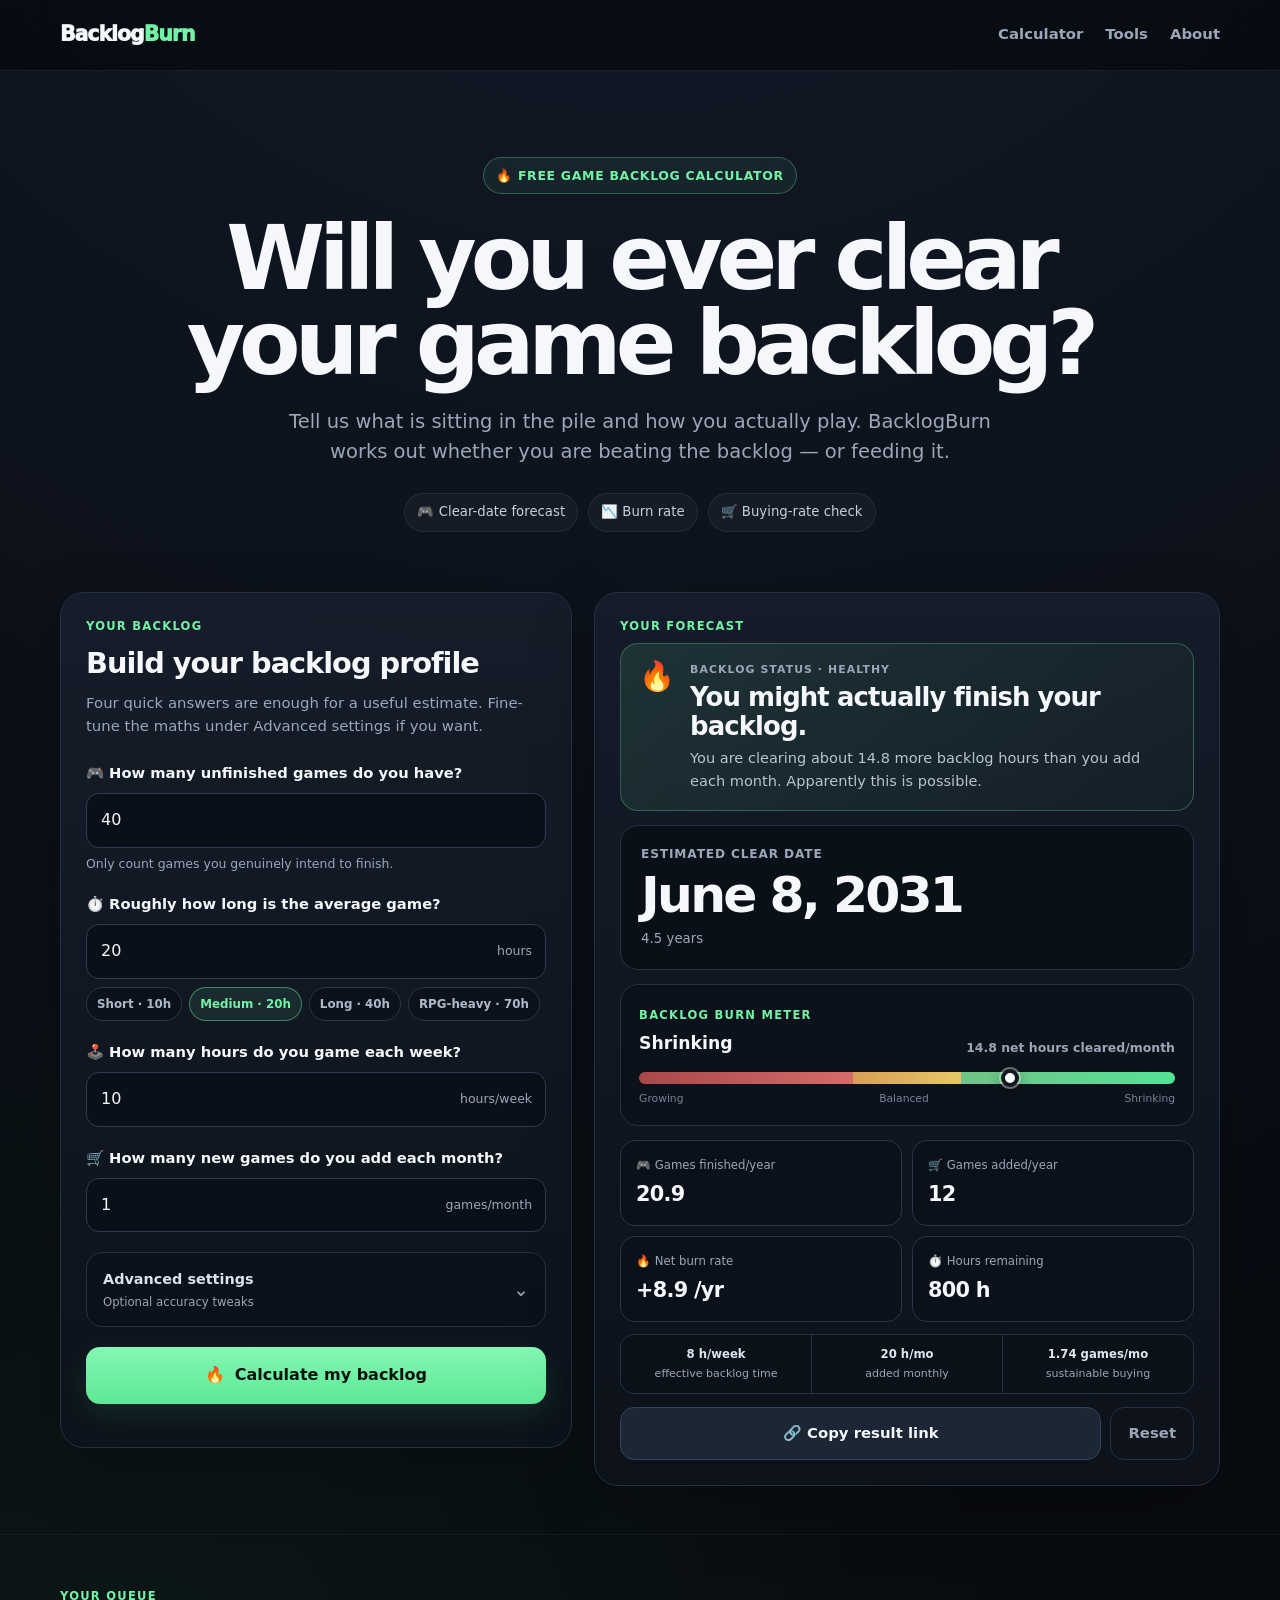
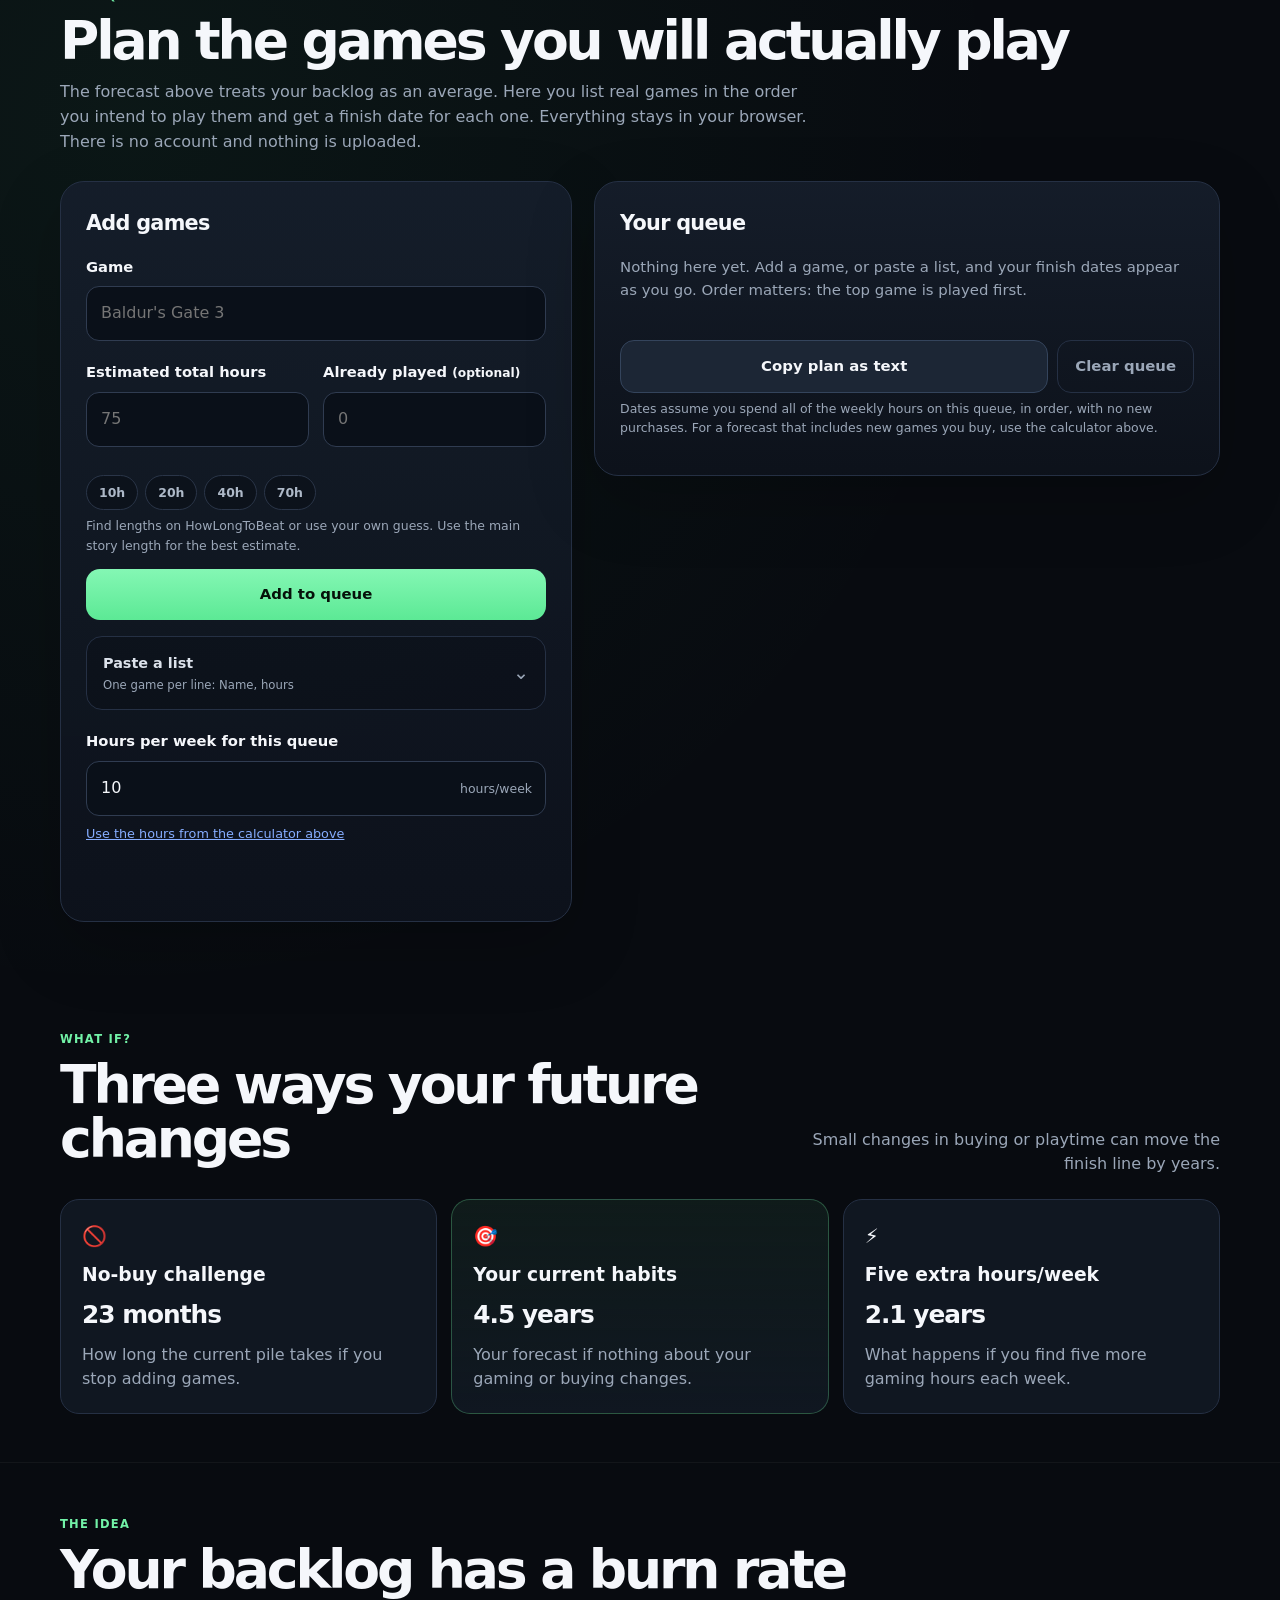
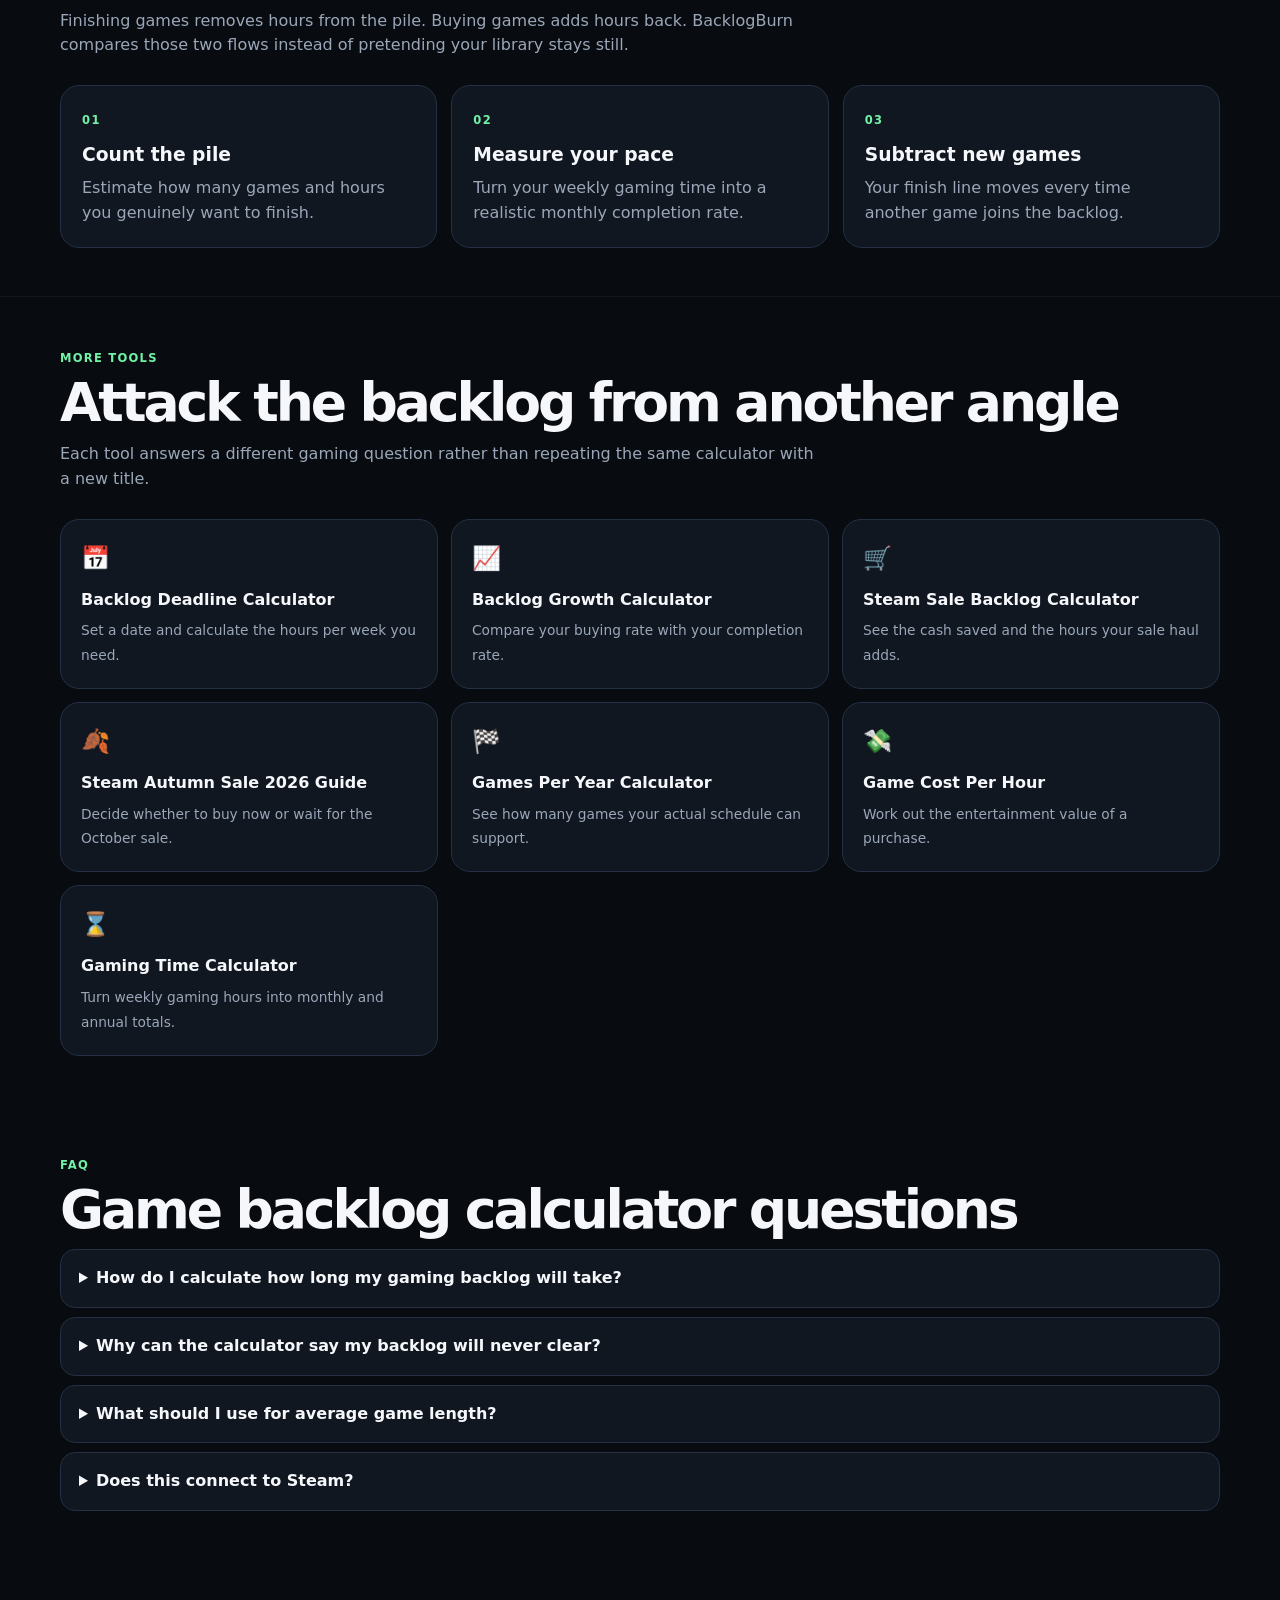
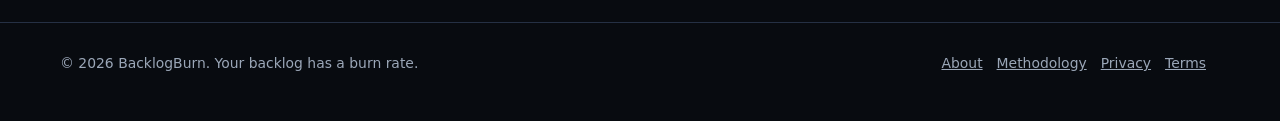
<file: index.html>
<!doctype html>
<html lang="en">
<head>
<meta charset="utf-8">
<meta name="viewport" content="width=device-width,initial-scale=1">
<title>BacklogBurn — Game Backlog Calculator</title>
<meta name="description" content="Calculate how long your video game backlog will take, whether it is growing or shrinking, how many games you can finish per year, and the buying rate your schedule can sustain.">
<link rel="canonical" href="https://backlogburn.com/">
<link rel="icon" href="/favicon.svg" type="image/svg+xml">
<link rel="shortcut icon" href="/favicon.ico">
<meta property="og:title" content="Game Backlog Calculator | BacklogBurn">
<meta property="og:description" content="Find your backlog clear date — or discover why your backlog is mathematically immortal.">
<meta property="og:type" content="website">
<meta property="og:url" content="https://backlogburn.com/">
<link rel="stylesheet" href="assets/style.css">
<script type="application/ld+json">
{"@context":"https://schema.org","@type":"WebApplication","name":"BacklogBurn Game Backlog Calculator","url":"https://backlogburn.com/","applicationCategory":"GameApplication","operatingSystem":"Any","offers":{"@type":"Offer","price":"0","priceCurrency":"USD"}}
</script>
</head>
<body>
<nav>
  <div class="wrap nav">
    <a class="brand" href="/" aria-label="BacklogBurn home">Backlog<span>Burn</span></a>
    <div class="links">
      <a href="#calculator">Calculator</a>
      <a href="#more-tools">Tools</a>
      <a href="/about">About</a>
    </div>
  </div>
</nav>

<main>
<section class="hero hero-v2">
  <div class="wrap">
    <span class="eyebrow">🔥 Free game backlog calculator</span>
    <h1>Will you ever clear your game backlog?</h1>
    <p>Tell us what is sitting in the pile and how you actually play. BacklogBurn works out whether you are beating the backlog — or feeding it.</p>
    <div class="hero-pills" aria-label="Calculator features">
      <span>🎮 Clear-date forecast</span>
      <span>📉 Burn rate</span>
      <span>🛒 Buying-rate check</span>
    </div>
  </div>
</section>

<section class="calculator-section">
  <div class="wrap dashboard-grid">
    <div class="card setup-card" id="calculator">
      <div class="card-kicker">YOUR BACKLOG</div>
      <h2>Build your backlog profile</h2>
      <p class="card-intro">Four quick answers are enough for a useful estimate. Fine-tune the maths under Advanced settings if you want.</p>

      <div class="field">
        <label for="games">🎮 How many unfinished games do you have?</label>
        <input id="games" type="number" min="0" step="1" value="40" inputmode="numeric">
        <span class="help">Only count games you genuinely intend to finish.</span>
      </div>

      <div class="field">
        <label for="avgHours">⏱️ Roughly how long is the average game?</label>
        <div class="input-suffix">
          <input id="avgHours" type="number" min=".1" step=".5" value="20" inputmode="decimal">
          <span>hours</span>
        </div>
        <div class="preset-row" aria-label="Average game length presets">
          <button class="preset" type="button" data-hours="10">Short · 10h</button>
          <button class="preset active" type="button" data-hours="20">Medium · 20h</button>
          <button class="preset" type="button" data-hours="40">Long · 40h</button>
          <button class="preset" type="button" data-hours="70">RPG-heavy · 70h</button>
        </div>
      </div>

      <div class="field">
        <label for="weeklyHours">🕹️ How many hours do you game each week?</label>
        <div class="input-suffix">
          <input id="weeklyHours" type="number" min=".1" step=".5" value="10" inputmode="decimal">
          <span>hours/week</span>
        </div>
      </div>

      <div class="field">
        <label for="newGames">🛒 How many new games do you add each month?</label>
        <div class="input-suffix">
          <input id="newGames" type="number" min="0" step=".1" value="1" inputmode="decimal">
          <span>games/month</span>
        </div>
      </div>

      <details class="advanced" id="advancedSettings">
        <summary>
          <span><b>Advanced settings</b><small>Optional accuracy tweaks</small></span>
          <span class="chevron">⌄</span>
        </summary>
        <div class="advanced-body">
          <div class="field">
            <div class="label-line">
              <label for="focus">How much of your gaming time goes toward unfinished games?</label>
              <output id="focusValue" for="focus">80%</output>
            </div>
            <input id="focus" class="range" type="range" min="0" max="100" step="5" value="80">
            <div class="range-labels"><span>Mostly multiplayer/replays</span><span>Mostly backlog</span></div>
          </div>

          <div class="field">
            <label for="progress">Average progress already completed</label>
            <div class="input-suffix">
              <input id="progress" type="number" min="0" max="99" step="1" value="0" inputmode="numeric">
              <span>%</span>
            </div>
            <span class="help">Leave at 0 if most games are unstarted.</span>
          </div>

          <div class="field">
            <label for="newAvg">Average length of the new games you buy</label>
            <div class="input-suffix">
              <input id="newAvg" type="number" min=".1" step=".5" value="20" inputmode="decimal">
              <span>hours</span>
            </div>
            <span class="help">This follows your average game length until you change it manually.</span>
          </div>
        </div>
      </details>

      <button id="calculateBtn" class="primary calculate-btn" type="button"><span>🔥</span> Calculate my backlog</button>
      <p id="dirtyNote" class="dirty-note" aria-live="polite"></p>
    </div>

    <div class="card forecast-card" id="forecast" aria-live="polite">
      <div class="card-kicker">YOUR FORECAST</div>
      <div id="status" class="result-hero">
        <span id="statusIcon" class="result-icon">🔥</span>
        <div>
          <div id="statusEyebrow" class="result-eyebrow">BACKLOG STATUS</div>
          <h2 id="statusTitle">Your backlog is shrinking.</h2>
          <p id="statusCopy">You are finishing games faster than you add them.</p>
        </div>
      </div>

      <div class="clear-date-card">
        <span>Estimated clear date</span>
        <strong id="rDate">—</strong>
        <small id="rClear">—</small>
      </div>

      <div class="burn-meter">
        <div class="burn-meter-head">
          <div><span class="metric-label">BACKLOG BURN METER</span><strong id="burnLabel">Shrinking</strong></div>
          <span id="burnDelta" class="burn-delta">—</span>
        </div>
        <div class="meter-track" aria-hidden="true">
          <span class="meter-zone zone-bad"></span><span class="meter-zone zone-warn"></span><span class="meter-zone zone-good"></span>
          <i id="burnMarker" class="meter-marker"></i>
        </div>
        <div class="meter-labels"><span>Growing</span><span>Balanced</span><span>Shrinking</span></div>
      </div>

      <div class="dashboard-stats">
        <div class="stat-tile"><span>🎮 Games finished/year</span><strong id="rGamesYear">—</strong></div>
        <div class="stat-tile"><span>🛒 Games added/year</span><strong id="rGamesAddedYear">—</strong></div>
        <div class="stat-tile"><span>🔥 Net burn rate</span><strong id="rNetGames">—</strong></div>
        <div class="stat-tile"><span>⏱️ Hours remaining</span><strong id="rHours">—</strong></div>
      </div>

      <div class="detail-strip">
        <span><b id="rEff">—</b> effective backlog time</span>
        <span><b id="rIncoming">—</b> added monthly</span>
        <span><b id="rMaxBuy">—</b> sustainable buying</span>
      </div>

      <div class="sharebox">
        <button id="copyBtn" class="secondary" type="button">🔗 Copy result link</button>
        <button id="resetBtn" class="ghost" type="button">Reset</button>
      </div>
    </div>
  </div>
</section>

<section id="planner" class="planner-section">
  <div class="wrap">
    <span class="section-kicker">YOUR QUEUE</span>
    <h2 class="section-title">Plan the games you will actually play</h2>
    <p class="section-sub">The forecast above treats your backlog as an average. Here you list real games in the order you intend to play them and get a finish date for each one. Everything stays in your browser. There is no account and nothing is uploaded.</p>
    <div class="dashboard-grid planner-grid">
      <div class="card">
        <h3>Add games</h3>
        <form id="pl-form" autocomplete="off">
          <div class="field"><label for="pl-name">Game</label><input id="pl-name" type="text" maxlength="80" placeholder="Baldur's Gate 3"></div>
          <div class="row">
            <div class="field"><label for="pl-hours">Estimated total hours</label><input id="pl-hours" type="number" min=".1" max="5000" step=".1" inputmode="decimal" placeholder="75"></div>
            <div class="field"><label for="pl-played">Already played <small>(optional)</small></label><input id="pl-played" type="number" min="0" step=".1" inputmode="decimal" placeholder="0"></div>
          </div>
          <div class="preset-row" aria-label="Quick hour presets"><button class="pl-chip" type="button" data-hours="10">10h</button><button class="pl-chip" type="button" data-hours="20">20h</button><button class="pl-chip" type="button" data-hours="40">40h</button><button class="pl-chip" type="button" data-hours="70">70h</button></div>
          <span class="help">Find lengths on HowLongToBeat or use your own guess. Use the main story length for the best estimate.</span>
          <button class="primary pl-add" type="submit">Add to queue</button>
        </form>
        <details class="advanced pl-bulk">
          <summary><span><b>Paste a list</b><small>One game per line: Name, hours</small></span><span class="chevron">&#8964;</span></summary>
          <div class="advanced-body"><div class="field"><label for="pl-bulk" class="pl-sr">Games to add</label><textarea id="pl-bulk" rows="5" placeholder="Hades, 22&#10;Disco Elysium, 25&#10;Elden Ring 60h"></textarea><span class="help">Hours must follow a comma or dash, or end in "h", so titles like "Portal 2" are never misread.</span></div><button id="pl-bulk-btn" class="secondary" type="button">Add pasted games</button></div>
        </details>
        <div class="field"><label for="pl-weekly">Hours per week for this queue</label>
          <div class="input-suffix"><input id="pl-weekly" type="number" min="0" max="168" step=".1" inputmode="decimal" value="10"><span>hours/week</span></div>
          <button id="pl-use-calc" class="pl-link" type="button">Use the hours from the calculator above</button></div>
        <p id="pl-msg" class="dirty-note pl-msg" role="status" aria-live="polite"></p>
        <p id="pl-save-note" class="help"></p>
      </div>
      <div class="card" aria-live="polite">
        <h3>Your queue</h3>
        <p id="pl-empty" class="card-intro">Nothing here yet. Add a game, or paste a list, and your finish dates appear as you go. Order matters: the top game is played first.</p>
        <ol id="pl-list" class="pl-list"></ol>
        <div id="pl-results" hidden>
          <div class="clear-date-card"><span>Whole queue cleared by</span><strong id="pl-total-date">&mdash;</strong><small><span id="pl-total-h"></span> left. <span id="pl-total-span"></span></small></div>
          <h4 class="pl-h4">What if you played more?</h4>
          <div class="pl-scroll"><table class="pl-table"><thead><tr><th scope="col">Weekly time</th><th scope="col">Queue cleared</th><th scope="col">Saved</th></tr></thead><tbody id="pl-whatif"></tbody></table></div>
        </div>
        <div class="sharebox"><button id="pl-copy" class="secondary" type="button">Copy plan as text</button><button id="pl-clear" class="ghost" type="button">Clear queue</button></div>
        <p class="help">Dates assume you spend all of the weekly hours on this queue, in order, with no new purchases. For a forecast that includes new games you buy, use the calculator above.</p>
      </div>
    </div>
  </div>
</section>

<section class="scenario-section">
  <div class="wrap">
    <div class="section-heading-row">
      <div><span class="section-kicker">WHAT IF?</span><h2 class="section-title">Three ways your future changes</h2></div>
      <p class="section-sub">Small changes in buying or playtime can move the finish line by years.</p>
    </div>
    <div class="three scenario-grid">
      <div class="mini scenario-card"><span class="scenario-icon">🚫</span><h3>No-buy challenge</h3><strong id="sNoBuy">—</strong><p>How long the current pile takes if you stop adding games.</p></div>
      <div class="mini scenario-card featured"><span class="scenario-icon">🎯</span><h3>Your current habits</h3><strong id="sCurrent">—</strong><p>Your forecast if nothing about your gaming or buying changes.</p></div>
      <div class="mini scenario-card"><span class="scenario-icon">⚡</span><h3>Five extra hours/week</h3><strong id="sPlus5">—</strong><p>What happens if you find five more gaming hours each week.</p></div>
    </div>
  </div>
</section>

<section class="how-section">
  <div class="wrap">
    <span class="section-kicker">THE IDEA</span>
    <h2 class="section-title">Your backlog has a burn rate</h2>
    <p class="section-sub">Finishing games removes hours from the pile. Buying games adds hours back. BacklogBurn compares those two flows instead of pretending your library stays still.</p>
    <div class="three">
      <div class="mini"><span class="mini-num">01</span><h3>Count the pile</h3><p>Estimate how many games and hours you genuinely want to finish.</p></div>
      <div class="mini"><span class="mini-num">02</span><h3>Measure your pace</h3><p>Turn your weekly gaming time into a realistic monthly completion rate.</p></div>
      <div class="mini"><span class="mini-num">03</span><h3>Subtract new games</h3><p>Your finish line moves every time another game joins the backlog.</p></div>
    </div>
  </div>
</section>

<section id="more-tools">
  <div class="wrap">
    <span class="section-kicker">MORE TOOLS</span>
    <h2 class="section-title">Attack the backlog from another angle</h2>
    <p class="section-sub">Each tool answers a different gaming question rather than repeating the same calculator with a new title.</p>
    <div class="toolnav">
      <a class="toolcard" href="/backlog-deadline"><span class="tool-icon">📅</span><b>Backlog Deadline Calculator</b><span>Set a date and calculate the hours per week you need.</span></a>
      <a class="toolcard" href="/backlog-growth"><span class="tool-icon">📈</span><b>Backlog Growth Calculator</b><span>Compare your buying rate with your completion rate.</span></a>
      <a class="toolcard" href="/steam-sale-backlog"><span class="tool-icon">🛒</span><b>Steam Sale Backlog Calculator</b><span>See the cash saved and the hours your sale haul adds.</span></a>
      <a class="toolcard" href="/steam-autumn-sale-2026"><span class="tool-icon">🍂</span><b>Steam Autumn Sale 2026 Guide</b><span>Decide whether to buy now or wait for the October sale.</span></a>
      <a class="toolcard" href="/games-per-year"><span class="tool-icon">🏁</span><b>Games Per Year Calculator</b><span>See how many games your actual schedule can support.</span></a>
      <a class="toolcard" href="/cost-per-hour"><span class="tool-icon">💸</span><b>Game Cost Per Hour</b><span>Work out the entertainment value of a purchase.</span></a>
      <a class="toolcard" href="/gaming-time"><span class="tool-icon">⌛</span><b>Gaming Time Calculator</b><span>Turn weekly gaming hours into monthly and annual totals.</span></a>
    </div>
  </div>
</section>

<section>
  <div class="wrap faq">
    <span class="section-kicker">FAQ</span>
    <h2 class="section-title">Game backlog calculator questions</h2>
    <details><summary>How do I calculate how long my gaming backlog will take?</summary><p>Estimate the remaining hours in your backlog, then divide that by the number of hours per month you actually spend progressing unfinished games. BacklogBurn also subtracts the hours represented by new games you keep adding.</p></details>
    <details><summary>Why can the calculator say my backlog will never clear?</summary><p>If the estimated playtime of the games you add each month is greater than the backlog hours you clear each month, the pile grows faster than you can finish it. In that case there is no mathematical clear date unless one of those habits changes.</p></details>
    <details><summary>What should I use for average game length?</summary><p>Use your own library if you know it. Otherwise pick the preset closest to the kinds of games you normally finish. A backlog of short indie games behaves very differently from one dominated by RPGs.</p></details>
    <details><summary>Does this connect to Steam?</summary><p>Not in the current version. The calculator intentionally works without an account or API connection, so you can use it immediately and without sharing a gaming profile.</p></details>
  </div>
</section>
</main>

<footer>
  <div class="wrap footer">
    <div>© 2026 BacklogBurn. Your backlog has a burn rate.</div>
    <div><a href="/about">About</a><a href="/methodology">Methodology</a><a href="/privacy">Privacy</a><a href="/terms">Terms</a></div>
  </div>
</footer>

<script src="assets/app.js"></script>
<script src="assets/planner.js"></script>
</body>
</html>
</file>
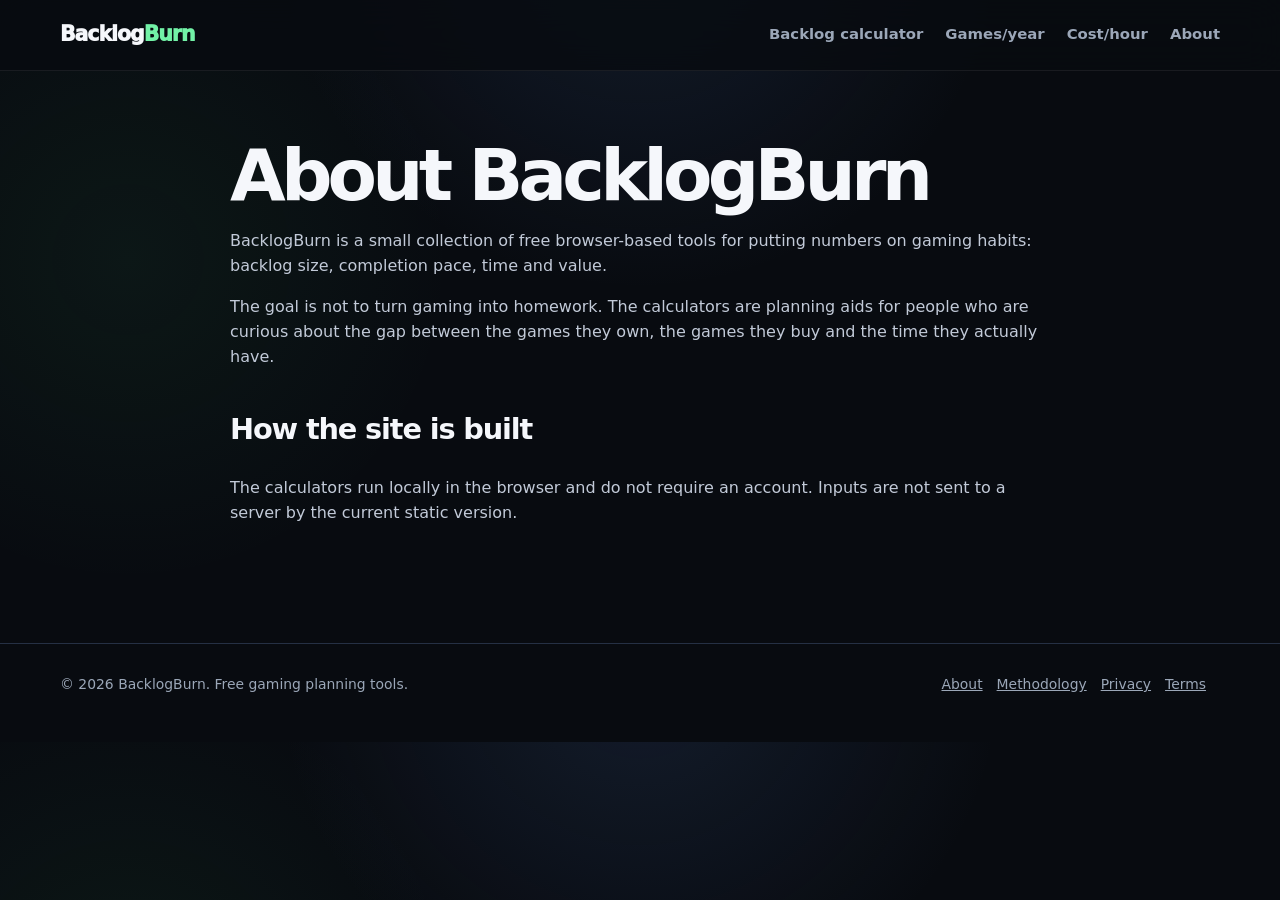
<file: about.html>
<!doctype html><html lang="en"><head><meta charset="utf-8"><meta name="viewport" content="width=device-width,initial-scale=1"><title>About BacklogBurn</title><link rel="canonical" href="https://backlogburn.com/about"><link rel="stylesheet" href="assets/style.css"></head><body>
<nav><div class="wrap nav">
<a class="brand" href="/">Backlog<span>Burn</span></a>
<div class="links">
<a href="/">Backlog calculator</a>
<a href="/games-per-year">Games/year</a>
<a href="/cost-per-hour">Cost/hour</a>
<a href="/about">About</a>
</div></div></nav>
<main><section><div class="wrap article"><h1>About BacklogBurn</h1><p>BacklogBurn is a small collection of free browser-based tools for putting numbers on gaming habits: backlog size, completion pace, time and value.</p><p>The goal is not to turn gaming into homework. The calculators are planning aids for people who are curious about the gap between the games they own, the games they buy and the time they actually have.</p><h2>How the site is built</h2><p>The calculators run locally in the browser and do not require an account. Inputs are not sent to a server by the current static version.</p></div></section></main>
<footer><div class="wrap footer">
<div>© 2026 BacklogBurn. Free gaming planning tools.</div>
<div><a href="/about">About</a><a href="/methodology">Methodology</a><a href="/privacy">Privacy</a><a href="/terms">Terms</a></div>
</div></footer>
</body></html>
</file>
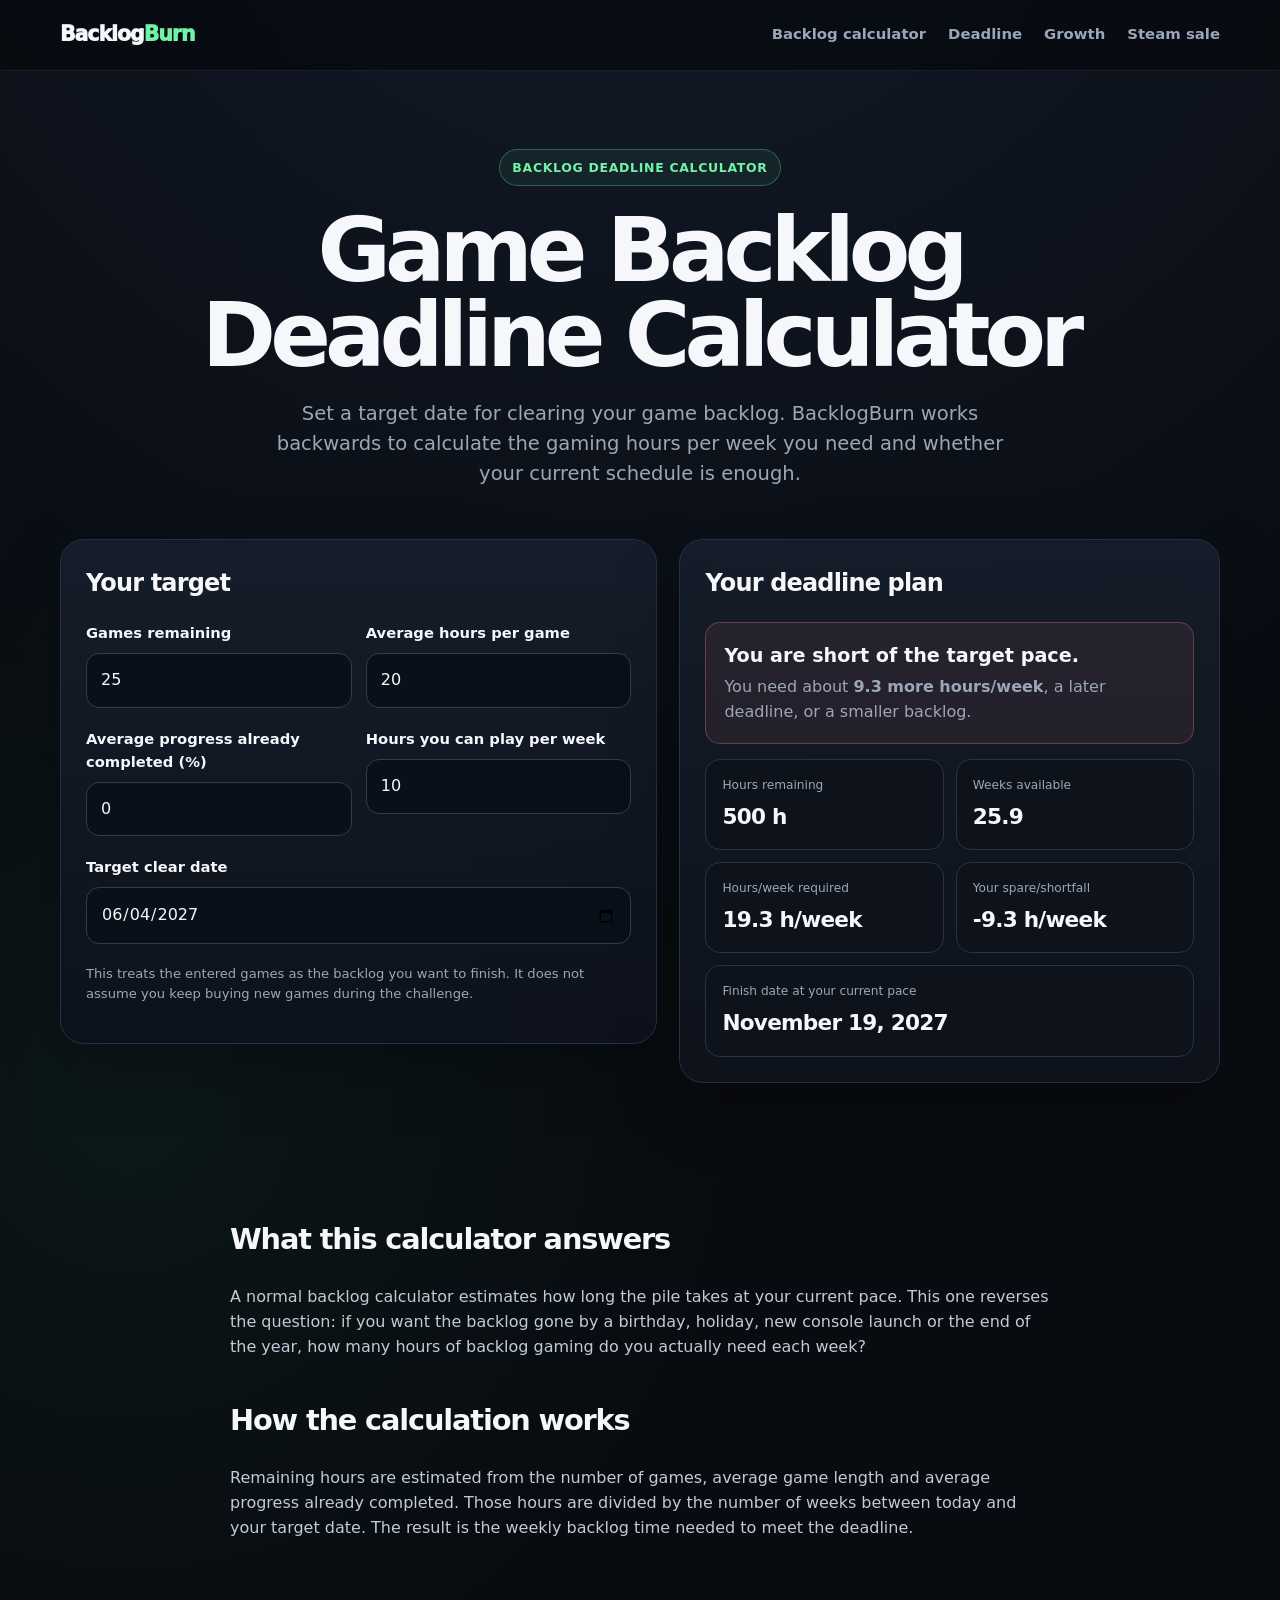
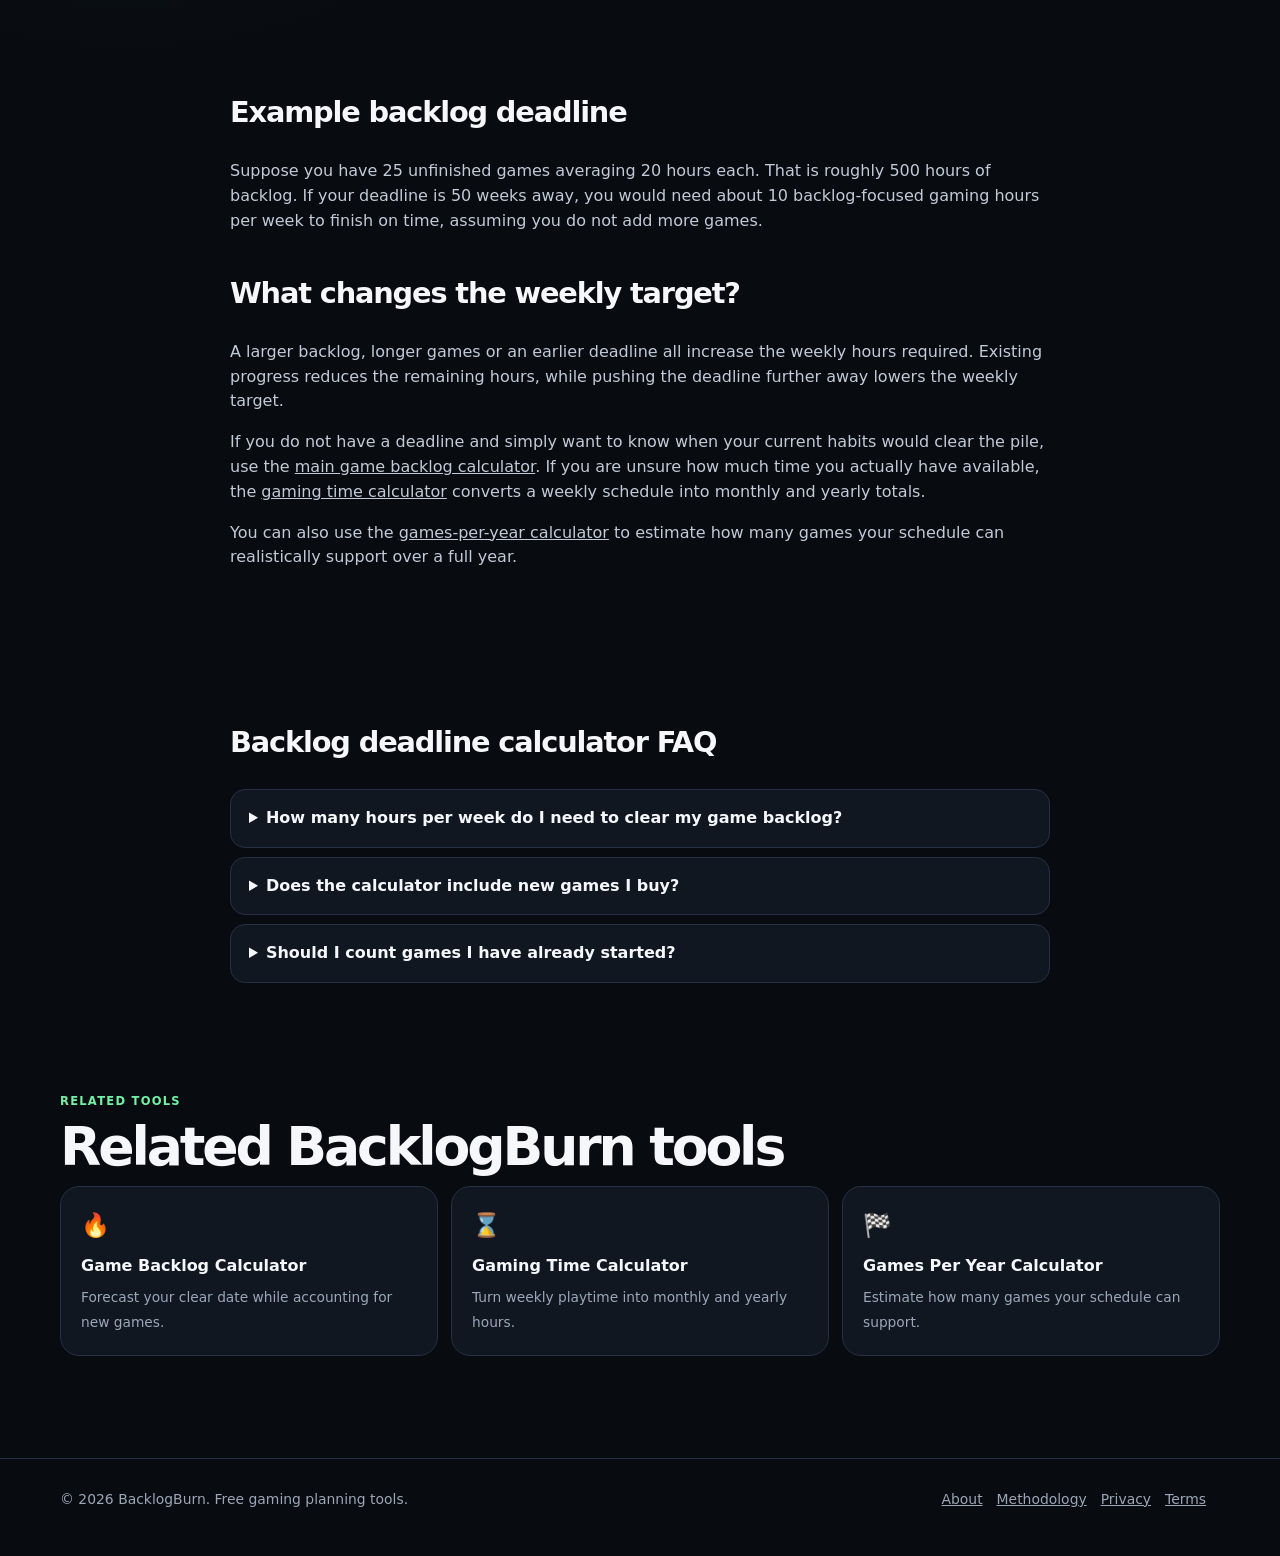
<file: backlog-deadline.html>
<!doctype html>
<html lang="en"><head>
<meta charset="utf-8"><meta name="viewport" content="width=device-width,initial-scale=1">
<title>Gaming Backlog Deadline Calculator — Hours Per Week Needed | BacklogBurn</title>
<meta name="description" content="Set a date to clear your gaming backlog and calculate the hours per week you need, whether your current schedule is enough, and the finish date at your current pace.">
<link rel="canonical" href="https://backlogburn.com/backlog-deadline">
<link rel="stylesheet" href="assets/style.css">
</head><body><nav><div class="wrap nav">
<a class="brand" href="/">Backlog<span>Burn</span></a>
<div class="links">
<a href="/">Backlog calculator</a>
<a href="/backlog-deadline">Deadline</a>
<a href="/backlog-growth">Growth</a>
<a href="/steam-sale-backlog">Steam sale</a>
</div></div></nav>
<main>
<section class="hero"><div class="wrap">
<span class="eyebrow">Backlog deadline calculator</span>
<h1>Game Backlog Deadline Calculator</h1>
<p>Set a target date for clearing your game backlog. BacklogBurn works backwards to calculate the gaming hours per week you need and whether your current schedule is enough.</p>
</div></section>
<section style="padding-top:8px"><div class="wrap grid">
<div class="card">
<h2>Your target</h2>
<div class="row">
<div class="field"><label for="games">Games remaining</label><input id="games" type="number" min="1" value="25"></div>
<div class="field"><label for="avg">Average hours per game</label><input id="avg" type="number" min=".1" step=".5" value="20"></div>
</div>
<div class="row">
<div class="field"><label for="progress">Average progress already completed (%)</label><input id="progress" type="number" min="0" max="99" value="0"></div>
<div class="field"><label for="current">Hours you can play per week</label><input id="current" type="number" min="0" step=".5" value="10"></div>
</div>
<div class="field"><label for="deadline">Target clear date</label><input id="deadline" type="date"></div>
<p class="note">This treats the entered games as the backlog you want to finish. It does not assume you keep buying new games during the challenge.</p>
</div>
<div class="card">
<h2>Your deadline plan</h2>
<div id="status" class="status"></div>
<div class="results">
<div class="metric"><small>Hours remaining</small><strong id="hours">—</strong></div>
<div class="metric"><small>Weeks available</small><strong id="weeks">—</strong></div>
<div class="metric"><small>Hours/week required</small><strong id="required">—</strong></div>
<div class="metric"><small>Your spare/shortfall</small><strong id="gap">—</strong></div>
<div class="metric wide"><small>Finish date at your current pace</small><strong id="finish">—</strong></div>
</div>
</div>
</div></section>
<section><div class="wrap article">
<h2>What this calculator answers</h2>
<p>A normal backlog calculator estimates how long the pile takes at your current pace. This one reverses the question: if you want the backlog gone by a birthday, holiday, new console launch or the end of the year, how many hours of backlog gaming do you actually need each week?</p>
<h2>How the calculation works</h2>
<p>Remaining hours are estimated from the number of games, average game length and average progress already completed. Those hours are divided by the number of weeks between today and your target date. The result is the weekly backlog time needed to meet the deadline.</p>
</div></section>

<section><div class="wrap article">
<h2>Example backlog deadline</h2>
<p>Suppose you have 25 unfinished games averaging 20 hours each. That is roughly 500 hours of backlog. If your deadline is 50 weeks away, you would need about 10 backlog-focused gaming hours per week to finish on time, assuming you do not add more games.</p>

<h2>What changes the weekly target?</h2>
<p>A larger backlog, longer games or an earlier deadline all increase the weekly hours required. Existing progress reduces the remaining hours, while pushing the deadline further away lowers the weekly target.</p>
<p>If you do not have a deadline and simply want to know when your current habits would clear the pile, use the <a href="/">main game backlog calculator</a>. If you are unsure how much time you actually have available, the <a href="/gaming-time">gaming time calculator</a> converts a weekly schedule into monthly and yearly totals.</p>
<p>You can also use the <a href="/games-per-year">games-per-year calculator</a> to estimate how many games your schedule can realistically support over a full year.</p>
</div></section>

<section><div class="wrap article faq">
<h2>Backlog deadline calculator FAQ</h2>
<details><summary>How many hours per week do I need to clear my game backlog?</summary><p>Divide your estimated remaining backlog hours by the number of weeks until your target date. This calculator performs that calculation and compares the result with your current weekly gaming time.</p></details>
<details><summary>Does the calculator include new games I buy?</summary><p>No. This deadline tool treats the entered games as a fixed target. If you expect to keep buying games, use the main BacklogBurn calculator, which accounts for incoming backlog.</p></details>
<details><summary>Should I count games I have already started?</summary><p>Yes. Use the progress field to estimate how much of the average game has already been completed so the remaining-hour estimate is more realistic.</p></details>
</div></section>

<section><div class="wrap">
<span class="section-kicker">RELATED TOOLS</span>
<h2 class="section-title">Related BacklogBurn tools</h2>
<div class="toolnav">
<a class="toolcard" href="/"><span class="tool-icon">🔥</span><b>Game Backlog Calculator</b><span>Forecast your clear date while accounting for new games.</span></a>
<a class="toolcard" href="/gaming-time"><span class="tool-icon">⌛</span><b>Gaming Time Calculator</b><span>Turn weekly playtime into monthly and yearly hours.</span></a>
<a class="toolcard" href="/games-per-year"><span class="tool-icon">🏁</span><b>Games Per Year Calculator</b><span>Estimate how many games your schedule can support.</span></a>
</div>
</div></section>
</main><footer><div class="wrap footer">
<div>© 2026 BacklogBurn. Free gaming planning tools.</div>
<div><a href="/about">About</a><a href="/methodology">Methodology</a><a href="/privacy">Privacy</a><a href="/terms">Terms</a></div>
</div></footer>
<script>
const f=(n,d=1)=>Number(n).toLocaleString(undefined,{maximumFractionDigits:d});
function calc(){
 const games=Math.max(0,+document.querySelector('#games').value||0);
 const avg=Math.max(.1,+document.querySelector('#avg').value||1);
 const prog=Math.min(.99,Math.max(0,(+document.querySelector('#progress').value||0)/100));
 const current=Math.max(0,+document.querySelector('#current').value||0);
 const dEl=document.querySelector('#deadline');
 if(!dEl.value){let d=new Date(); d.setMonth(d.getMonth()+6); dEl.value=d.toISOString().slice(0,10);}
 const target=new Date(dEl.value+'T12:00:00');
 const now=new Date();
 const days=Math.max(1,(target-now)/86400000);
 const weeks=days/7;
 const hours=games*avg*(1-prog);
 const req=hours/weeks;
 const gap=current-req;
 const finish=current>0?new Date(Date.now()+(hours/current)*7*86400000):null;
 document.querySelector('#hours').textContent=f(hours,0)+' h';
 document.querySelector('#weeks').textContent=f(weeks,1);
 document.querySelector('#required').textContent=f(req,1)+' h/week';
 document.querySelector('#gap').textContent=(gap>=0?'+':'')+f(gap,1)+' h/week';
 document.querySelector('#finish').textContent=finish?finish.toLocaleDateString(undefined,{year:'numeric',month:'long',day:'numeric'}):'No finish date';
 const s=document.querySelector('#status'); s.className='status '+(gap>=0?'good':'bad');
 s.innerHTML=gap>=0?`<strong>Your schedule can hit the deadline.</strong><p>You have about <b>${f(gap,1)} spare hours/week</b> above the required pace.</p>`:`<strong>You are short of the target pace.</strong><p>You need about <b>${f(Math.abs(gap),1)} more hours/week</b>, a later deadline, or a smaller backlog.</p>`;
}
document.querySelectorAll('input').forEach(x=>x.addEventListener('input',calc)); calc();
</script></body></html>
</file>
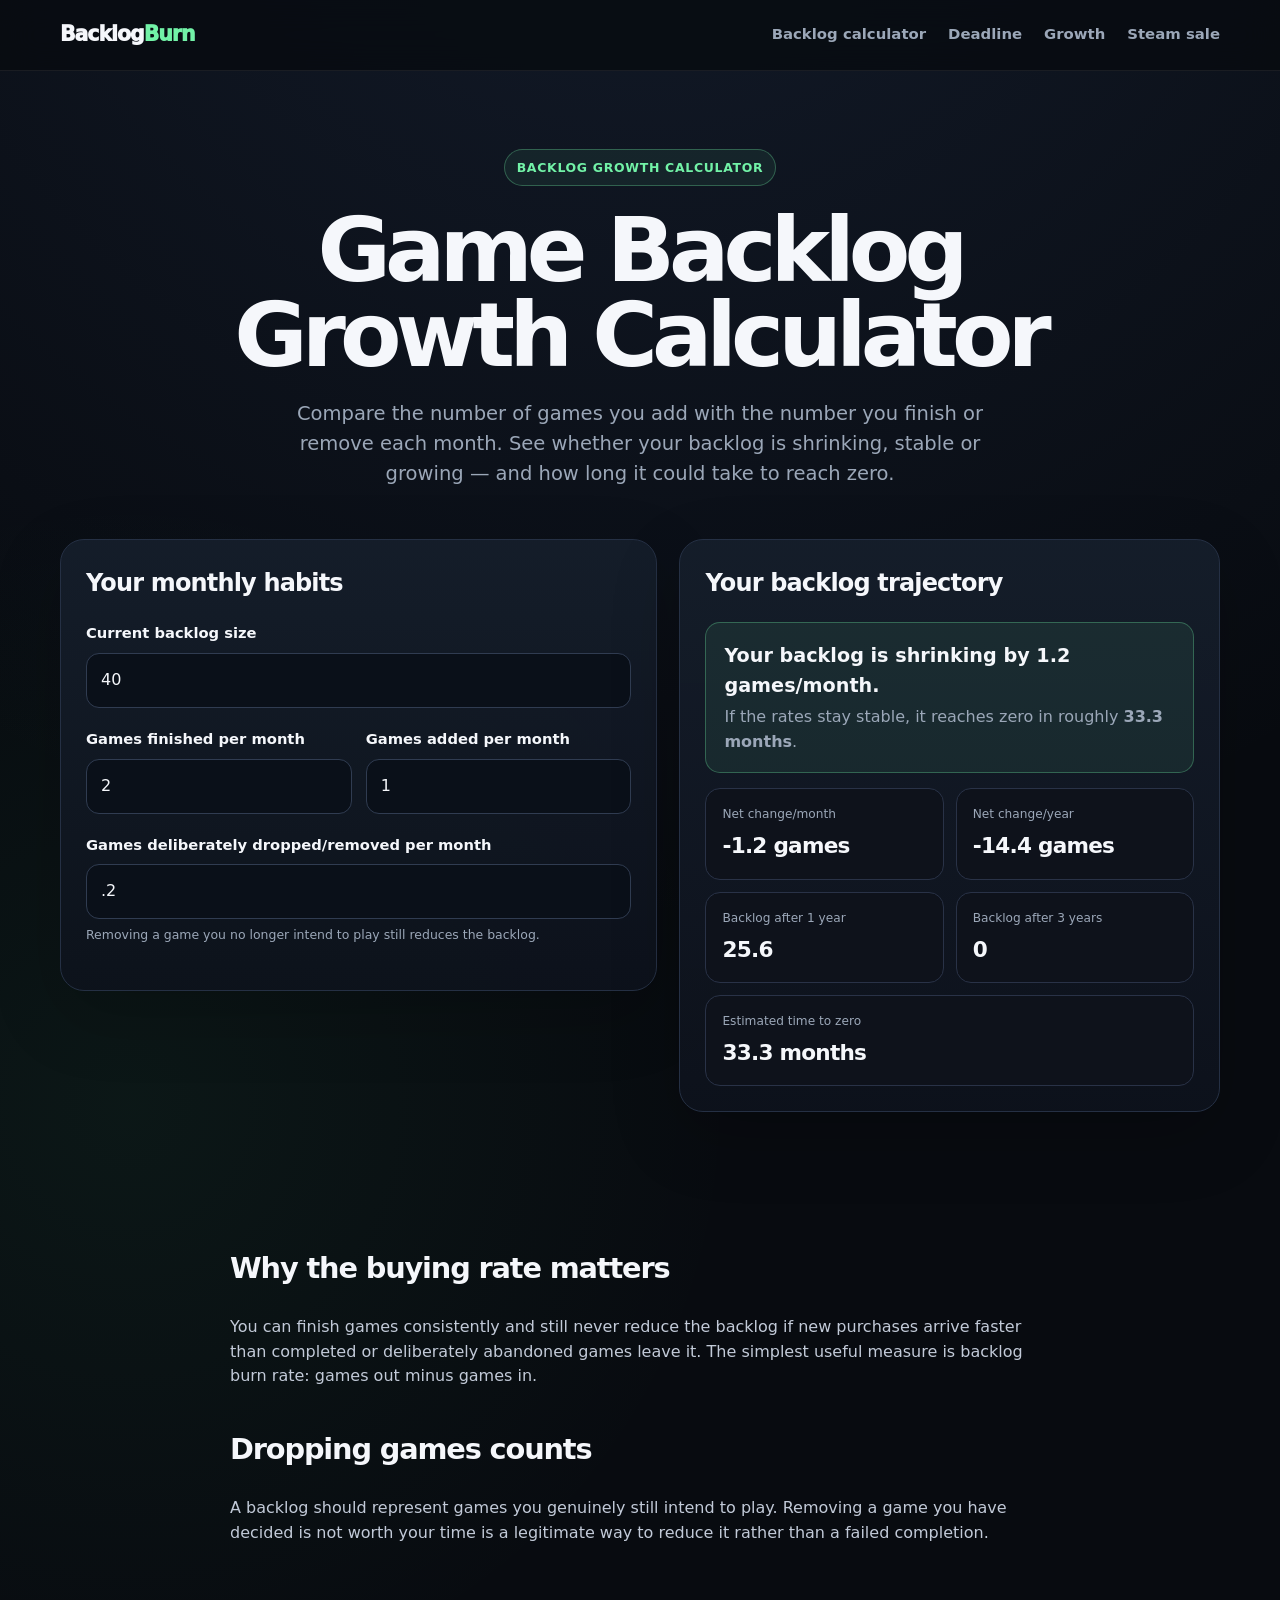
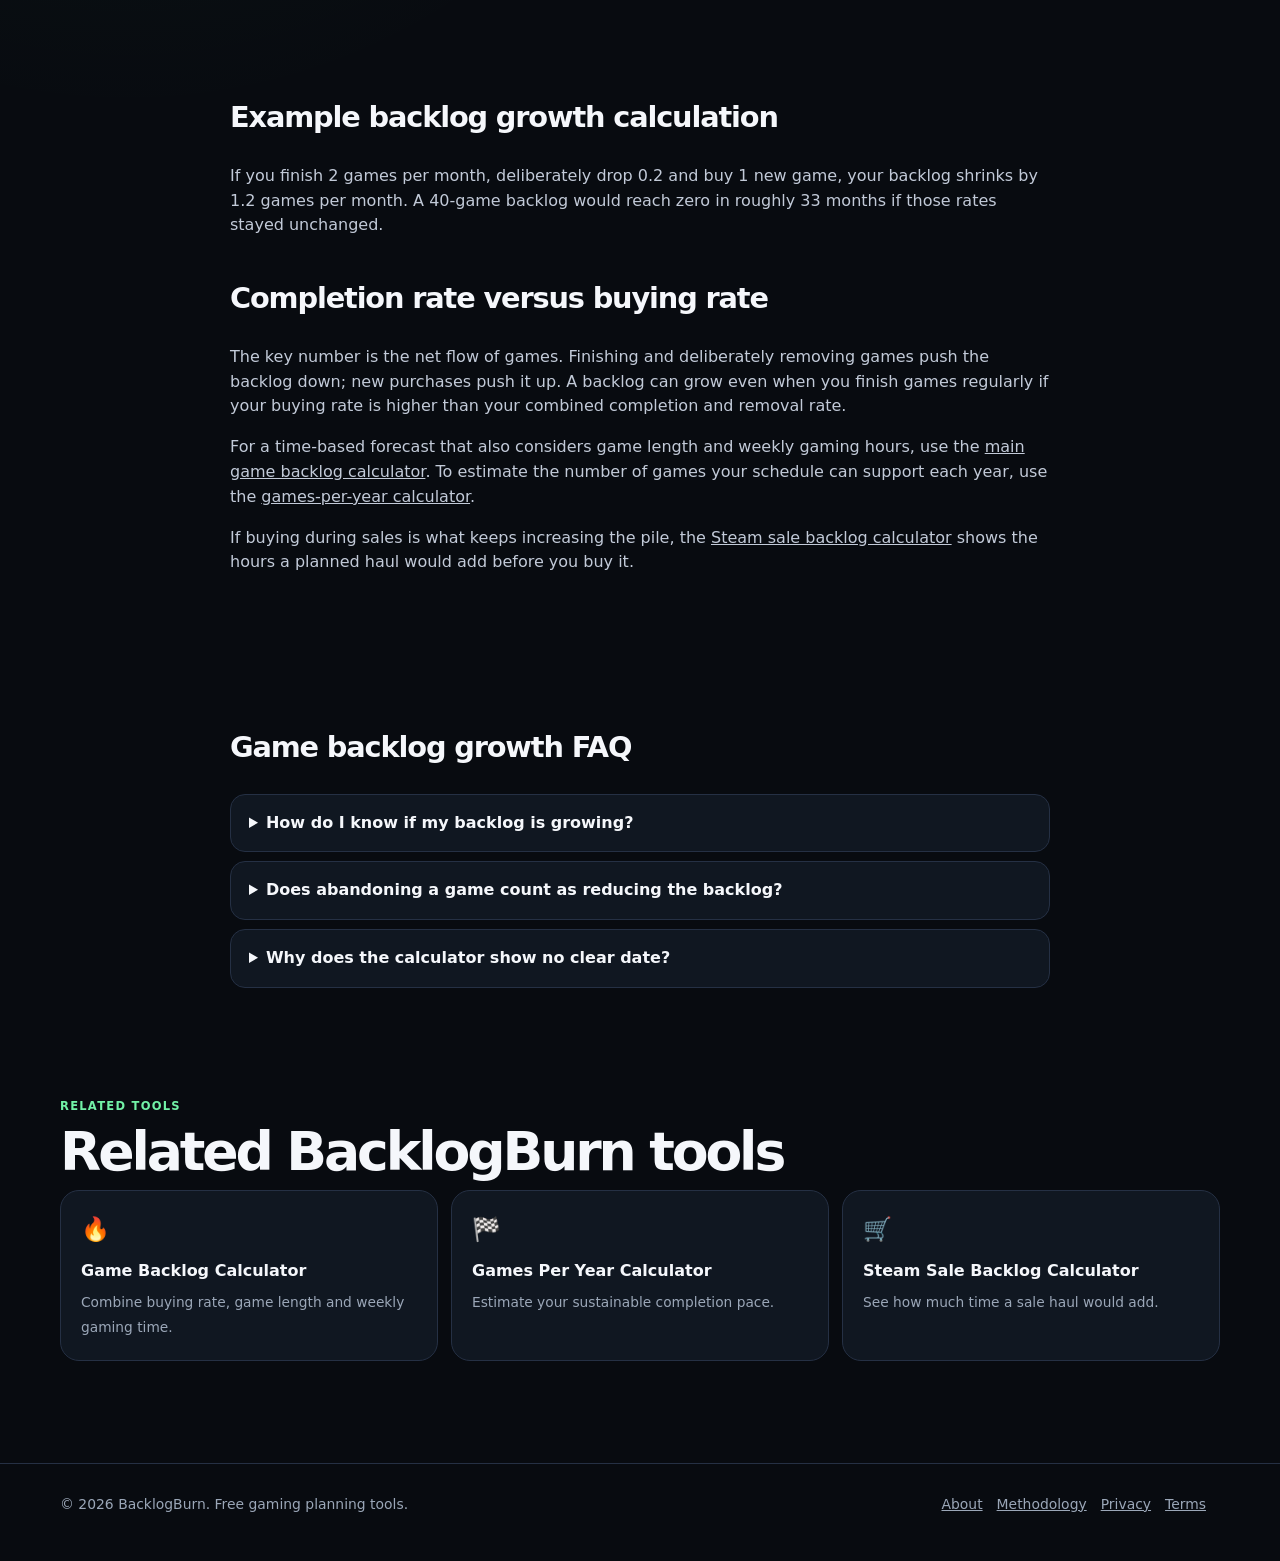
<file: backlog-growth.html>
<!doctype html>
<html lang="en"><head>
<meta charset="utf-8"><meta name="viewport" content="width=device-width,initial-scale=1">
<title>Game Backlog Growth Calculator — Buying vs Finishing Rate | BacklogBurn</title>
<meta name="description" content="Compare how many games you buy with how many you finish. See whether your backlog grows or shrinks each month, its yearly change, and when it can reach zero.">
<link rel="canonical" href="https://backlogburn.com/backlog-growth">
<link rel="stylesheet" href="assets/style.css">
</head><body><nav><div class="wrap nav">
<a class="brand" href="/">Backlog<span>Burn</span></a>
<div class="links">
<a href="/">Backlog calculator</a>
<a href="/backlog-deadline">Deadline</a>
<a href="/backlog-growth">Growth</a>
<a href="/steam-sale-backlog">Steam sale</a>
</div></div></nav>
<main>
<section class="hero"><div class="wrap">
<span class="eyebrow">Backlog growth calculator</span>
<h1>Game Backlog Growth Calculator</h1>
<p>Compare the number of games you add with the number you finish or remove each month. See whether your backlog is shrinking, stable or growing — and how long it could take to reach zero.</p>
</div></section>
<section style="padding-top:8px"><div class="wrap grid">
<div class="card">
<h2>Your monthly habits</h2>
<div class="field"><label for="size">Current backlog size</label><input id="size" type="number" min="0" value="40"></div>
<div class="row">
<div class="field"><label for="finish">Games finished per month</label><input id="finish" type="number" min="0" step=".1" value="2"></div>
<div class="field"><label for="buy">Games added per month</label><input id="buy" type="number" min="0" step=".1" value="1"></div>
</div>
<div class="field"><label for="drop">Games deliberately dropped/removed per month</label><input id="drop" type="number" min="0" step=".1" value=".2"><span class="help">Removing a game you no longer intend to play still reduces the backlog.</span></div>
</div>
<div class="card">
<h2>Your backlog trajectory</h2>
<div id="status" class="status"></div>
<div class="results">
<div class="metric"><small>Net change/month</small><strong id="monthly">—</strong></div>
<div class="metric"><small>Net change/year</small><strong id="yearly">—</strong></div>
<div class="metric"><small>Backlog after 1 year</small><strong id="one">—</strong></div>
<div class="metric"><small>Backlog after 3 years</small><strong id="three">—</strong></div>
<div class="metric wide"><small>Estimated time to zero</small><strong id="zero">—</strong></div>
</div>
</div></div></section>
<section><div class="wrap article">
<h2>Why the buying rate matters</h2>
<p>You can finish games consistently and still never reduce the backlog if new purchases arrive faster than completed or deliberately abandoned games leave it. The simplest useful measure is backlog burn rate: games out minus games in.</p>
<h2>Dropping games counts</h2>
<p>A backlog should represent games you genuinely still intend to play. Removing a game you have decided is not worth your time is a legitimate way to reduce it rather than a failed completion.</p>
</div></section>

<section><div class="wrap article">
<h2>Example backlog growth calculation</h2>
<p>If you finish 2 games per month, deliberately drop 0.2 and buy 1 new game, your backlog shrinks by 1.2 games per month. A 40-game backlog would reach zero in roughly 33 months if those rates stayed unchanged.</p>

<h2>Completion rate versus buying rate</h2>
<p>The key number is the net flow of games. Finishing and deliberately removing games push the backlog down; new purchases push it up. A backlog can grow even when you finish games regularly if your buying rate is higher than your combined completion and removal rate.</p>
<p>For a time-based forecast that also considers game length and weekly gaming hours, use the <a href="/">main game backlog calculator</a>. To estimate the number of games your schedule can support each year, use the <a href="/games-per-year">games-per-year calculator</a>.</p>
<p>If buying during sales is what keeps increasing the pile, the <a href="/steam-sale-backlog">Steam sale backlog calculator</a> shows the hours a planned haul would add before you buy it.</p>
</div></section>

<section><div class="wrap article faq">
<h2>Game backlog growth FAQ</h2>
<details><summary>How do I know if my backlog is growing?</summary><p>Add together the games you finish and deliberately remove each month, then compare that with the number of new games you add. If additions are higher, the backlog is growing.</p></details>
<details><summary>Does abandoning a game count as reducing the backlog?</summary><p>Yes, if you have genuinely decided you no longer intend to play it. A backlog is more useful when it contains only games you still plan to finish.</p></details>
<details><summary>Why does the calculator show no clear date?</summary><p>If you add games as fast as or faster than you remove them, the backlog does not trend toward zero, so there is no mathematical clear date at those rates.</p></details>
</div></section>

<section><div class="wrap">
<span class="section-kicker">RELATED TOOLS</span>
<h2 class="section-title">Related BacklogBurn tools</h2>
<div class="toolnav">
<a class="toolcard" href="/"><span class="tool-icon">🔥</span><b>Game Backlog Calculator</b><span>Combine buying rate, game length and weekly gaming time.</span></a>
<a class="toolcard" href="/games-per-year"><span class="tool-icon">🏁</span><b>Games Per Year Calculator</b><span>Estimate your sustainable completion pace.</span></a>
<a class="toolcard" href="/steam-sale-backlog"><span class="tool-icon">🛒</span><b>Steam Sale Backlog Calculator</b><span>See how much time a sale haul would add.</span></a>
</div>
</div></section>
</main><footer><div class="wrap footer">
<div>© 2026 BacklogBurn. Free gaming planning tools.</div>
<div><a href="/about">About</a><a href="/methodology">Methodology</a><a href="/privacy">Privacy</a><a href="/terms">Terms</a></div>
</div></footer>
<script>
const f=(n,d=1)=>Number(n).toLocaleString(undefined,{maximumFractionDigits:d});
function calc(){
 const size=Math.max(0,+document.querySelector('#size').value||0), fin=Math.max(0,+document.querySelector('#finish').value||0), buy=Math.max(0,+document.querySelector('#buy').value||0), drop=Math.max(0,+document.querySelector('#drop').value||0);
 const out=fin+drop, burn=out-buy, delta=buy-out;
 document.querySelector('#monthly').textContent=(delta>0?'+':'')+f(delta,1)+' games';
 document.querySelector('#yearly').textContent=(delta*12>0?'+':'')+f(delta*12,1)+' games';
 document.querySelector('#one').textContent=f(Math.max(0,size+delta*12),1);
 document.querySelector('#three').textContent=f(Math.max(0,size+delta*36),1);
 document.querySelector('#zero').textContent=burn>0?f(size/burn,1)+' months':'No clear date';
 const s=document.querySelector('#status');
 if(burn>0){s.className='status good';s.innerHTML=`<strong>Your backlog is shrinking by ${f(burn,1)} games/month.</strong><p>If the rates stay stable, it reaches zero in roughly <b>${f(size/burn,1)} months</b>.</p>`;}
 else if(burn===0){s.className='status warn';s.innerHTML='<strong>Your backlog is stable.</strong><p>You add games at the same rate you remove them, so the total never falls.</p>';}
 else {s.className='status bad';s.innerHTML=`<strong>Your backlog is growing by ${f(Math.abs(burn),1)} games/month.</strong><p>At this rate you add about <b>${f(Math.abs(burn)*12,1)} net games per year</b>.</p>`;}
}
document.querySelectorAll('input').forEach(x=>x.addEventListener('input',calc));calc();
</script></body></html>
</file>
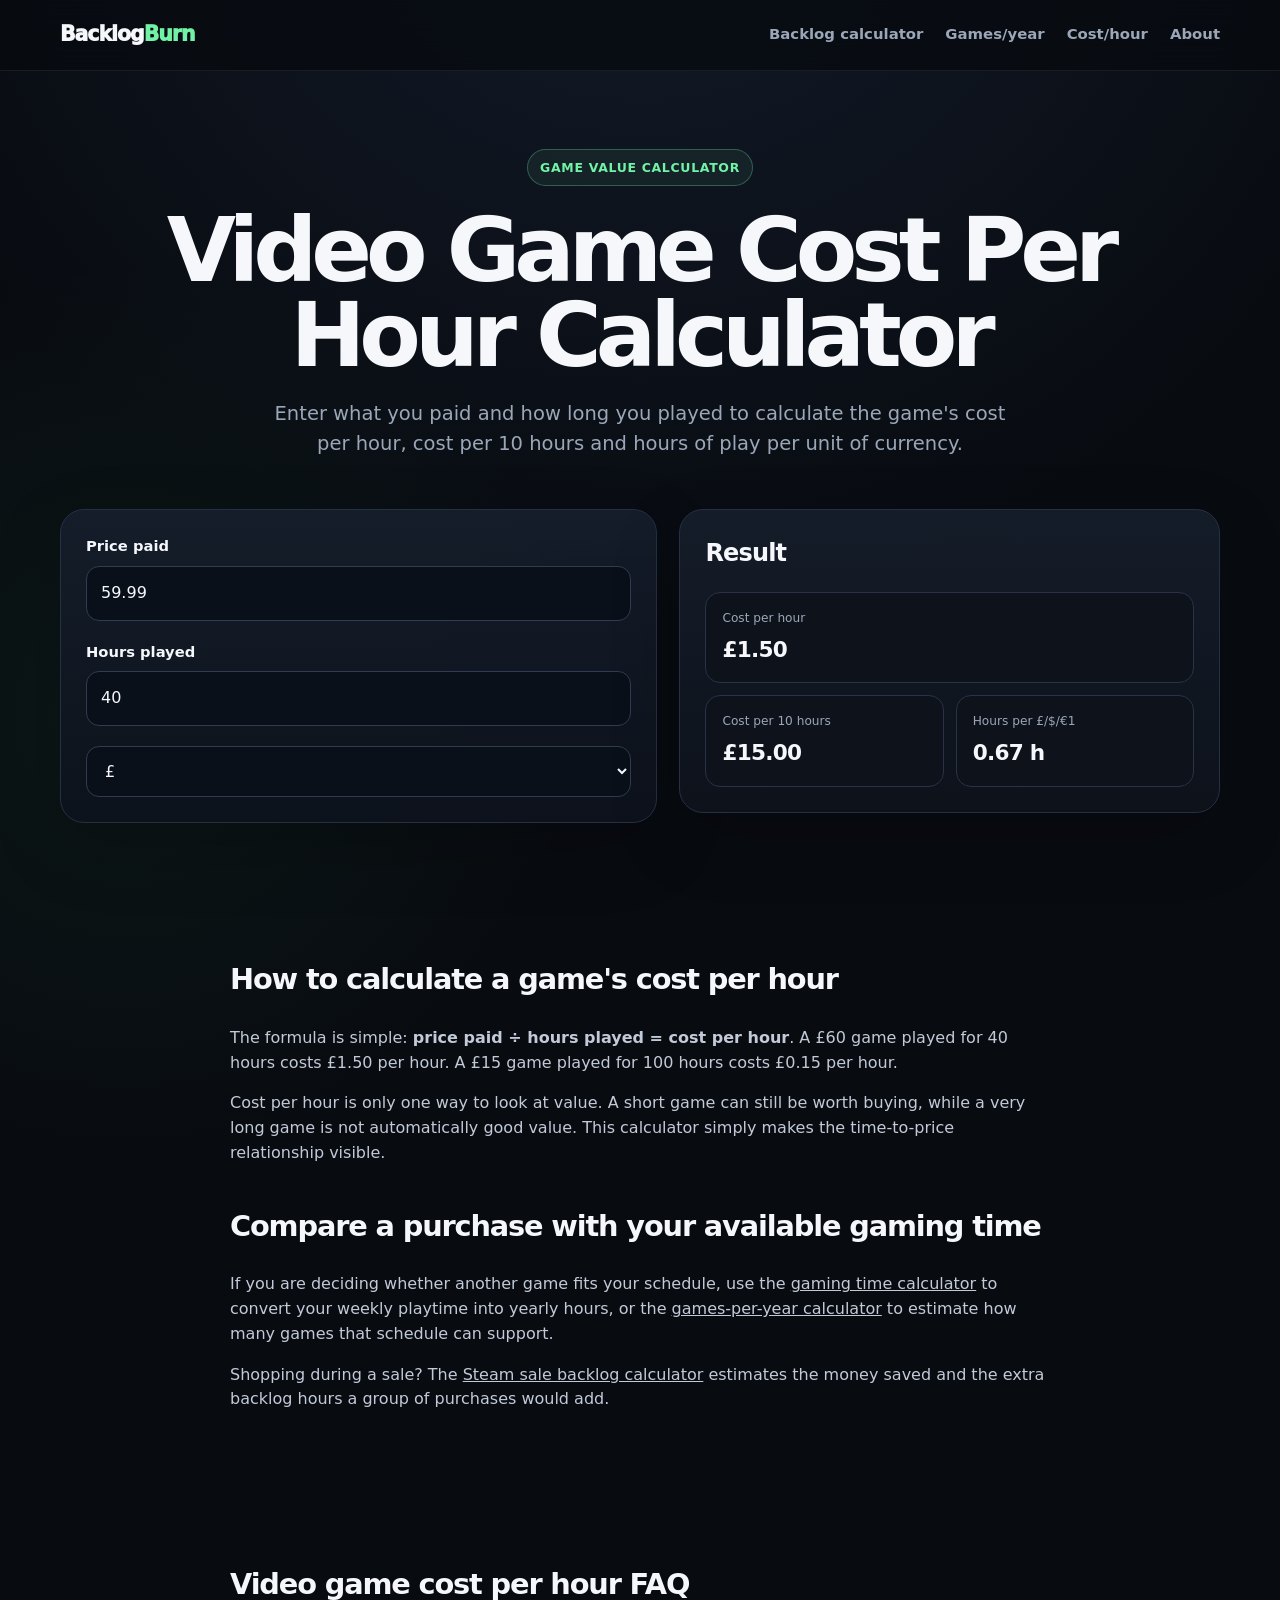
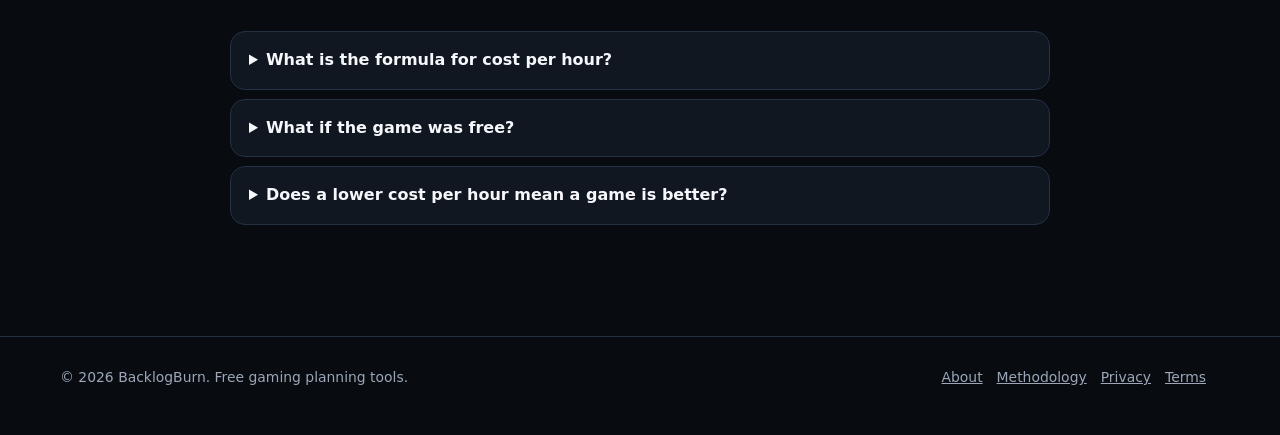
<file: cost-per-hour.html>
<!doctype html><html lang="en"><head>
<meta charset="utf-8"><meta name="viewport" content="width=device-width,initial-scale=1">
<title>Video Game Cost Per Hour Calculator | BacklogBurn</title><meta name="description" content="Calculate the cost per hour of a video game from the price you paid and the hours you played.">
<link rel="canonical" href="https://backlogburn.com/cost-per-hour">
<link rel="stylesheet" href="assets/style.css"></head><body>
<nav><div class="wrap nav">
<a class="brand" href="/">Backlog<span>Burn</span></a>
<div class="links">
<a href="/">Backlog calculator</a>
<a href="/games-per-year">Games/year</a>
<a href="/cost-per-hour">Cost/hour</a>
<a href="/about">About</a>
</div></div></nav>

<main><section class="hero"><div class="wrap"><span class="eyebrow">Game value calculator</span><h1>Video Game Cost Per Hour Calculator</h1><p>Enter what you paid and how long you played to calculate the game's cost per hour, cost per 10 hours and hours of play per unit of currency.</p></div></section>
<section style="padding-top:8px"><div class="wrap grid"><div class="card">
<div class="field"><label>Price paid</label><input id="p" type="number" value="59.99" min="0" step=".01"></div>
<div class="field"><label>Hours played</label><input id="h" type="number" value="40" min=".1" step=".1"></div>
<select id="cur"><option>£</option><option>$</option><option>€</option></select>
</div><div class="card"><h2>Result</h2><div class="results"><div class="metric wide"><small>Cost per hour</small><strong id="cph">—</strong></div><div class="metric"><small>Cost per 10 hours</small><strong id="ten">—</strong></div><div class="metric"><small>Hours per £/$/€1</small><strong id="hpp">—</strong></div></div></div></div></section>
<section><div class="wrap article">
<h2>How to calculate a game's cost per hour</h2>
<p>The formula is simple: <strong>price paid ÷ hours played = cost per hour</strong>. A £60 game played for 40 hours costs £1.50 per hour. A £15 game played for 100 hours costs £0.15 per hour.</p>
<p>Cost per hour is only one way to look at value. A short game can still be worth buying, while a very long game is not automatically good value. This calculator simply makes the time-to-price relationship visible.</p>

<h2>Compare a purchase with your available gaming time</h2>
<p>If you are deciding whether another game fits your schedule, use the <a href="/gaming-time">gaming time calculator</a> to convert your weekly playtime into yearly hours, or the <a href="/games-per-year">games-per-year calculator</a> to estimate how many games that schedule can support.</p>
<p>Shopping during a sale? The <a href="/steam-sale-backlog">Steam sale backlog calculator</a> estimates the money saved and the extra backlog hours a group of purchases would add.</p>
</div></section>

<section><div class="wrap article faq">
<h2>Video game cost per hour FAQ</h2>
<details><summary>What is the formula for cost per hour?</summary><p>Divide the price you paid for the game by the number of hours you played. For example, £40 divided by 20 hours is £2 per hour.</p></details>
<details><summary>What if the game was free?</summary><p>If the price paid is zero, the monetary cost per hour is £0, $0 or €0. The calculator does not try to assign a value to your time.</p></details>
<details><summary>Does a lower cost per hour mean a game is better?</summary><p>No. Cost per hour measures price relative to playtime, not quality. Story, enjoyment, replayability and personal preference are separate questions.</p></details>
</div></section>
</main>
<footer><div class="wrap footer">
<div>© 2026 BacklogBurn. Free gaming planning tools.</div>
<div><a href="/about">About</a><a href="/methodology">Methodology</a><a href="/privacy">Privacy</a><a href="/terms">Terms</a></div>
</div></footer>

<script>
function c(){let p=+document.querySelector('#p').value||0,h=+document.querySelector('#h').value||1,s=document.querySelector('#cur').value,v=p/h;document.querySelector('#cph').textContent=s+v.toFixed(2);document.querySelector('#ten').textContent=s+(v*10).toFixed(2);document.querySelector('#hpp').textContent=(p? h/p:0).toFixed(2)+' h';}
document.querySelectorAll('input,select').forEach(x=>x.addEventListener('input',c));c();
</script></body></html>
</file>
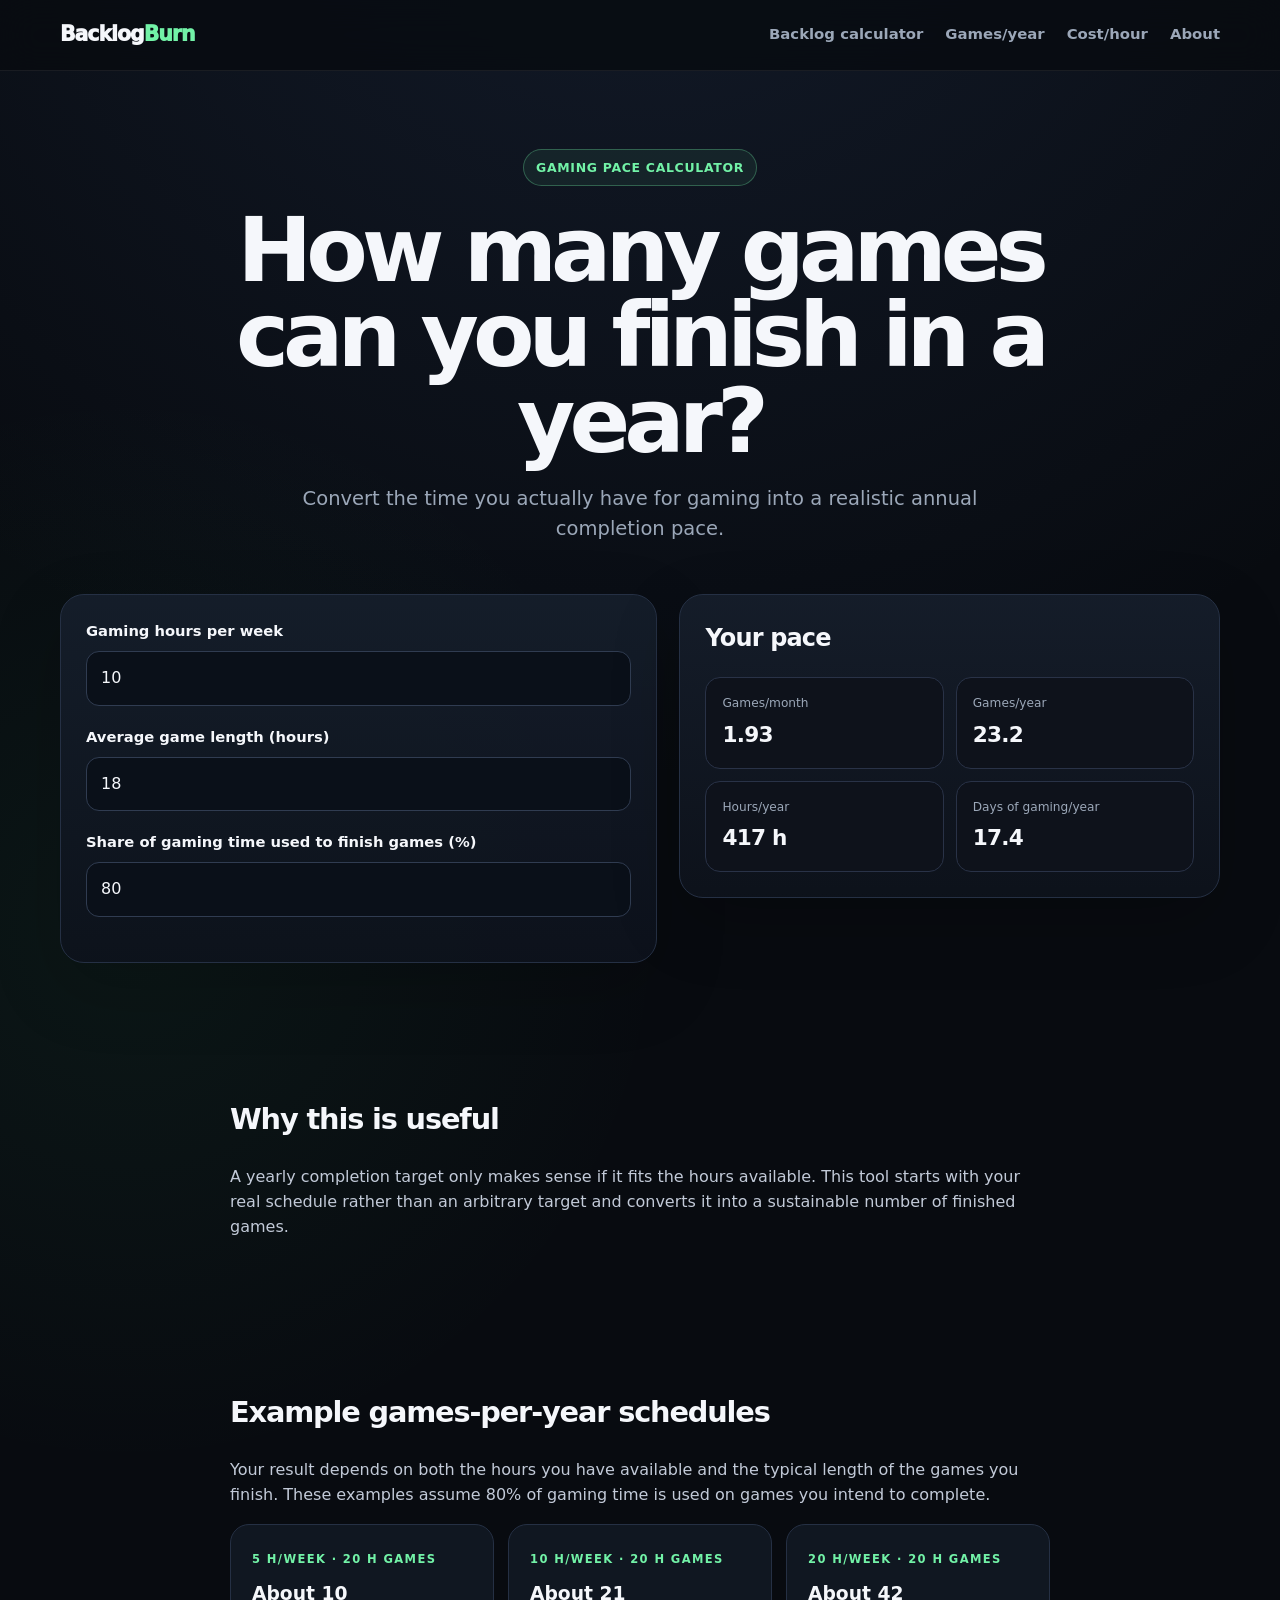
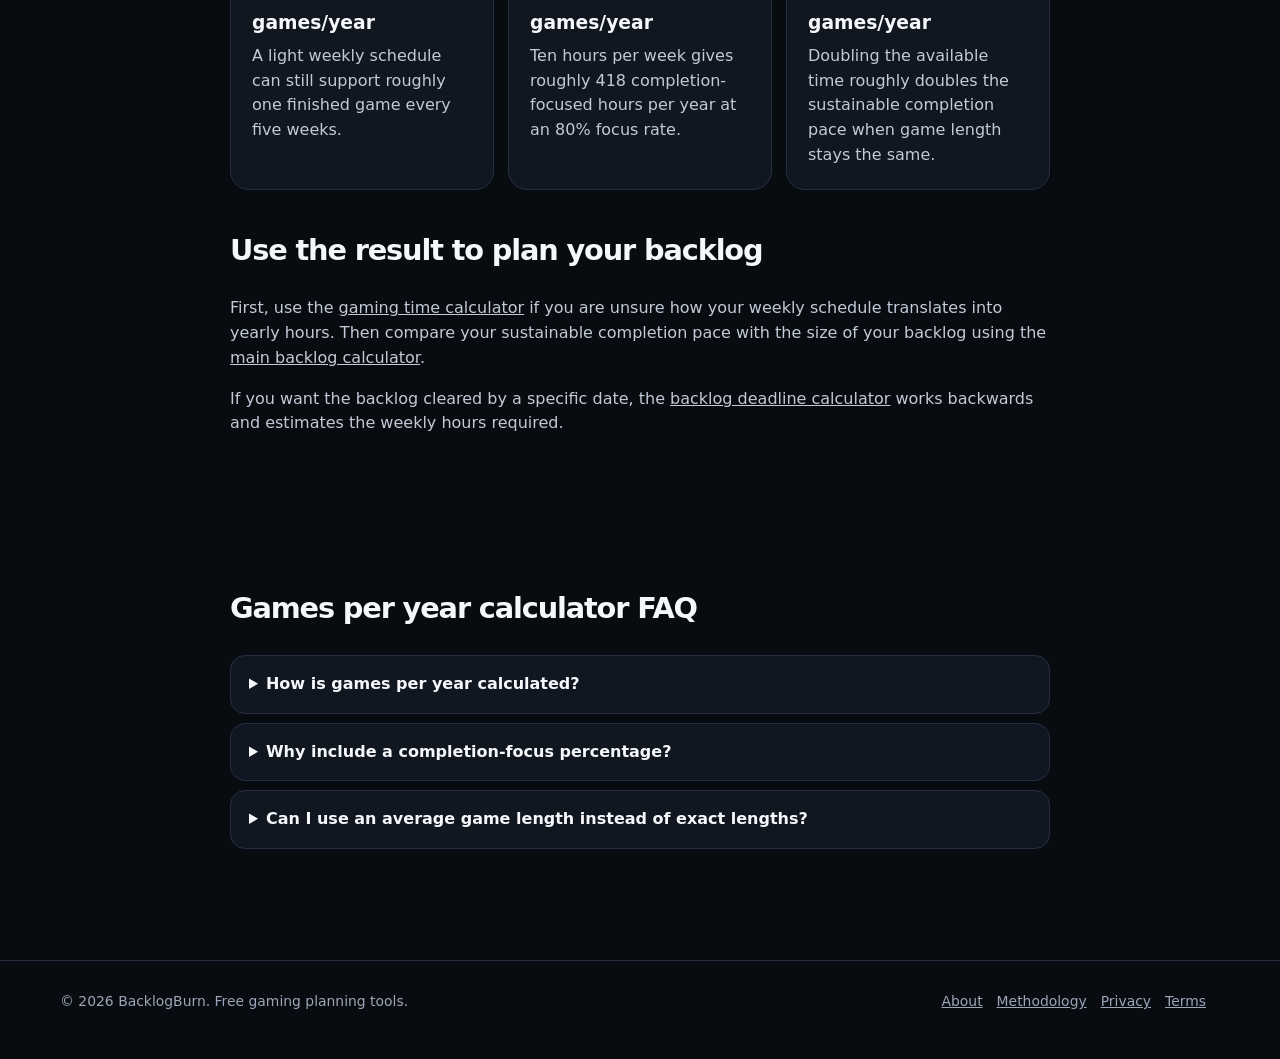
<file: games-per-year.html>
<!doctype html><html lang="en"><head>
<meta charset="utf-8"><meta name="viewport" content="width=device-width,initial-scale=1">
<title>Games Per Year Calculator | BacklogBurn</title><meta name="description" content="Estimate how many video games you can realistically finish per month and per year from your gaming time and average game length.">
<link rel="canonical" href="https://backlogburn.com/games-per-year">
<link rel="stylesheet" href="assets/style.css"></head><body>
<nav><div class="wrap nav">
<a class="brand" href="/">Backlog<span>Burn</span></a>
<div class="links">
<a href="/">Backlog calculator</a>
<a href="/games-per-year">Games/year</a>
<a href="/cost-per-hour">Cost/hour</a>
<a href="/about">About</a>
</div></div></nav>

<main><section class="hero"><div class="wrap"><span class="eyebrow">Gaming pace calculator</span><h1>How many games can you finish in a year?</h1><p>Convert the time you actually have for gaming into a realistic annual completion pace.</p></div></section>
<section style="padding-top:8px"><div class="wrap grid"><div class="card">
<div class="field"><label>Gaming hours per week</label><input id="h" type="number" value="10" min=".1" step=".5"></div>
<div class="field"><label>Average game length (hours)</label><input id="l" type="number" value="18" min=".1" step=".5"></div>
<div class="field"><label>Share of gaming time used to finish games (%)</label><input id="f" type="number" value="80" min="0" max="100"></div>
</div><div class="card"><h2>Your pace</h2><div class="results"><div class="metric"><small>Games/month</small><strong id="m">—</strong></div><div class="metric"><small>Games/year</small><strong id="y">—</strong></div><div class="metric"><small>Hours/year</small><strong id="hy">—</strong></div><div class="metric"><small>Days of gaming/year</small><strong id="dy">—</strong></div></div></div></div></section>
<section><div class="wrap article"><h2>Why this is useful</h2><p>A yearly completion target only makes sense if it fits the hours available. This tool starts with your real schedule rather than an arbitrary target and converts it into a sustainable number of finished games.</p></div></section>
<section><div class="wrap article">
<h2>Example games-per-year schedules</h2>
<p>Your result depends on both the hours you have available and the typical length of the games you finish. These examples assume 80% of gaming time is used on games you intend to complete.</p>
<div class="three">
<div class="mini"><span class="mini-num">5 H/WEEK · 20 H GAMES</span><h3>About 10 games/year</h3><p>A light weekly schedule can still support roughly one finished game every five weeks.</p></div>
<div class="mini"><span class="mini-num">10 H/WEEK · 20 H GAMES</span><h3>About 21 games/year</h3><p>Ten hours per week gives roughly 418 completion-focused hours per year at an 80% focus rate.</p></div>
<div class="mini"><span class="mini-num">20 H/WEEK · 20 H GAMES</span><h3>About 42 games/year</h3><p>Doubling the available time roughly doubles the sustainable completion pace when game length stays the same.</p></div>
</div>

<h2>Use the result to plan your backlog</h2>
<p>First, use the <a href="/gaming-time">gaming time calculator</a> if you are unsure how your weekly schedule translates into yearly hours. Then compare your sustainable completion pace with the size of your backlog using the <a href="/">main backlog calculator</a>.</p>
<p>If you want the backlog cleared by a specific date, the <a href="/backlog-deadline">backlog deadline calculator</a> works backwards and estimates the weekly hours required.</p>
</div></section>

<section><div class="wrap article faq">
<h2>Games per year calculator FAQ</h2>
<details><summary>How is games per year calculated?</summary><p>The calculator converts weekly gaming time into annual hours, multiplies that by the share of time you use to finish games, then divides by your average game length.</p></details>
<details><summary>Why include a completion-focus percentage?</summary><p>Not every gaming hour goes toward finishing a backlog. Multiplayer sessions, replays and games you abandon can use time without increasing the number of completed games.</p></details>
<details><summary>Can I use an average game length instead of exact lengths?</summary><p>Yes. The tool is designed for planning, so a realistic average across the kinds of games you normally play is enough for an estimate.</p></details>
</div></section>
</main>
<footer><div class="wrap footer">
<div>© 2026 BacklogBurn. Free gaming planning tools.</div>
<div><a href="/about">About</a><a href="/methodology">Methodology</a><a href="/privacy">Privacy</a><a href="/terms">Terms</a></div>
</div></footer>

<script>
function c(){let h=+document.querySelector('#h').value||0,l=+document.querySelector('#l').value||1,f=(+document.querySelector('#f').value||0)/100;let annual=h*52.1775*f,g=annual/l;document.querySelector('#m').textContent=(g/12).toFixed(2);document.querySelector('#y').textContent=g.toFixed(1);document.querySelector('#hy').textContent=annual.toFixed(0)+' h';document.querySelector('#dy').textContent=(annual/24).toFixed(1);}
document.querySelectorAll('input').forEach(x=>x.addEventListener('input',c));c();
</script></body></html>
</file>
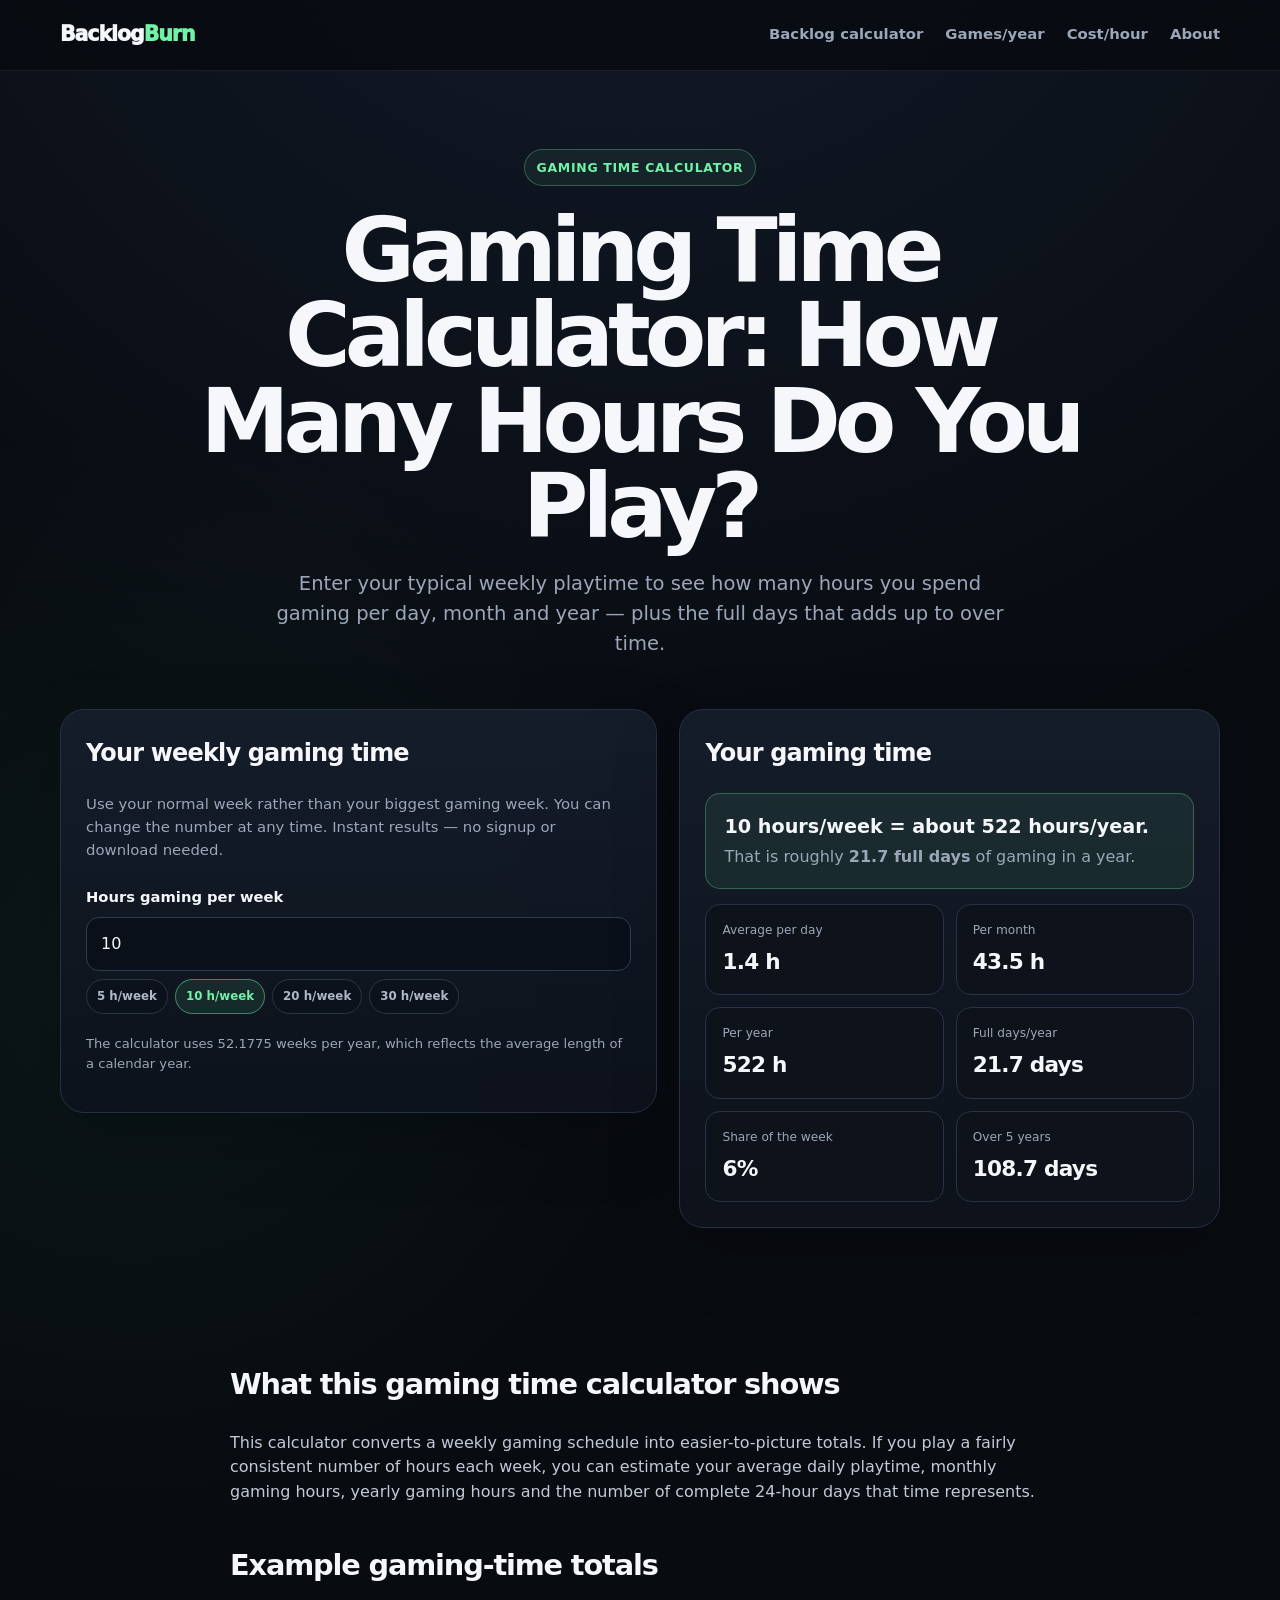
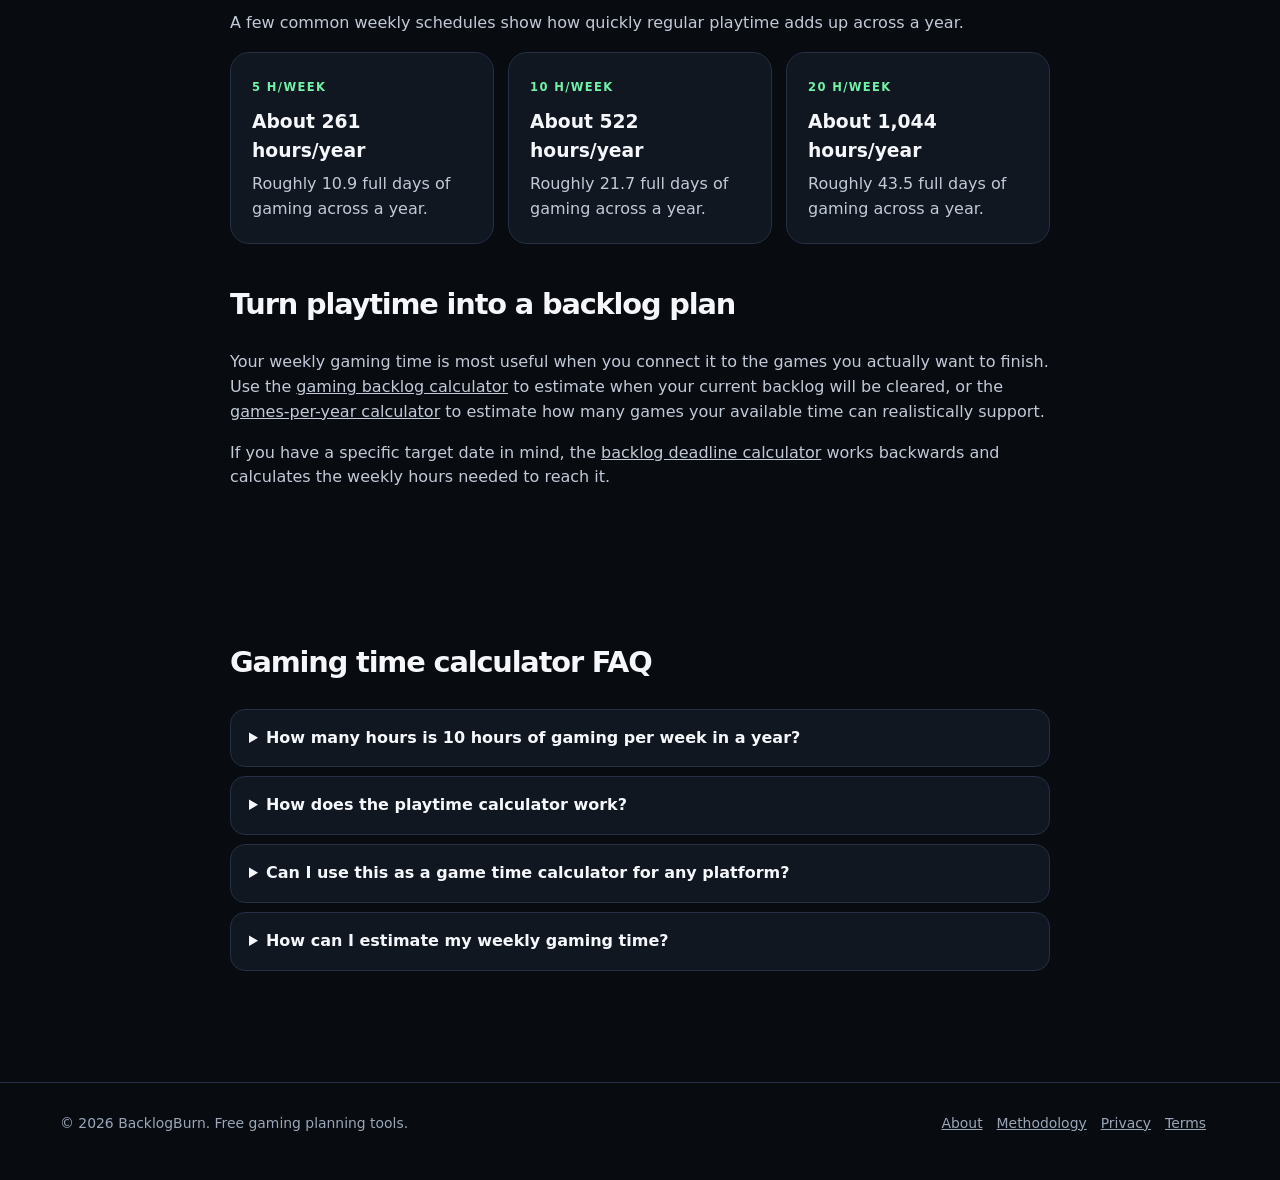
<file: gaming-time.html>
<!doctype html>
<html lang="en"><head>
<meta charset="utf-8"><meta name="viewport" content="width=device-width,initial-scale=1">
<title>Gaming Time Calculator — Weekly to Yearly Hours | BacklogBurn</title>
<meta name="description" content="Free gaming hours calculator with instant results. Turn weekly playtime into daily, monthly, yearly and long-term totals — no signup or download needed.">
<link rel="canonical" href="https://backlogburn.com/gaming-time">
<link rel="stylesheet" href="assets/style.css">
</head><body>
<nav><div class="wrap nav">
<a class="brand" href="/">Backlog<span>Burn</span></a>
<div class="links">
<a href="/">Backlog calculator</a>
<a href="/games-per-year">Games/year</a>
<a href="/cost-per-hour">Cost/hour</a>
<a href="/about">About</a>
</div></div></nav>

<main>
<section class="hero"><div class="wrap">
<span class="eyebrow">Gaming time calculator</span>
<h1>Gaming Time Calculator: How Many Hours Do You Play?</h1>
<p>Enter your typical weekly playtime to see how many hours you spend gaming per day, month and year — plus the full days that adds up to over time.</p>
</div></section>

<section style="padding-top:8px"><div class="wrap grid">
<div class="card">
<h2>Your weekly gaming time</h2>
<p class="card-intro">Use your normal week rather than your biggest gaming week. You can change the number at any time. Instant results — no signup or download needed.</p>
<div class="field">
<label for="h">Hours gaming per week</label>
<input id="h" type="number" value="10" min="0" max="168" step=".5" inputmode="decimal">
<div class="preset-row" aria-label="Weekly gaming time presets">
<button class="preset" type="button" data-hours="5">5 h/week</button>
<button class="preset active" type="button" data-hours="10">10 h/week</button>
<button class="preset" type="button" data-hours="20">20 h/week</button>
<button class="preset" type="button" data-hours="30">30 h/week</button>
</div>
</div>
<p class="note">The calculator uses 52.1775 weeks per year, which reflects the average length of a calendar year.</p>
</div>

<div class="card">
<h2>Your gaming time</h2>
<div id="status" class="status good"></div>
<div class="results">
<div class="metric"><small>Average per day</small><strong id="day">—</strong></div>
<div class="metric"><small>Per month</small><strong id="mo">—</strong></div>
<div class="metric"><small>Per year</small><strong id="yr">—</strong></div>
<div class="metric"><small>Full days/year</small><strong id="days">—</strong></div>
<div class="metric"><small>Share of the week</small><strong id="share">—</strong></div>
<div class="metric"><small>Over 5 years</small><strong id="five">—</strong></div>
</div>
</div>
</div></section>

<section><div class="wrap article">
<h2>What this gaming time calculator shows</h2>
<p>This calculator converts a weekly gaming schedule into easier-to-picture totals. If you play a fairly consistent number of hours each week, you can estimate your average daily playtime, monthly gaming hours, yearly gaming hours and the number of complete 24-hour days that time represents.</p>

<h2>Example gaming-time totals</h2>
<p>A few common weekly schedules show how quickly regular playtime adds up across a year.</p>
<div class="three">
<div class="mini"><span class="mini-num">5 H/WEEK</span><h3>About 261 hours/year</h3><p>Roughly 10.9 full days of gaming across a year.</p></div>
<div class="mini"><span class="mini-num">10 H/WEEK</span><h3>About 522 hours/year</h3><p>Roughly 21.7 full days of gaming across a year.</p></div>
<div class="mini"><span class="mini-num">20 H/WEEK</span><h3>About 1,044 hours/year</h3><p>Roughly 43.5 full days of gaming across a year.</p></div>
</div>

<h2>Turn playtime into a backlog plan</h2>
<p>Your weekly gaming time is most useful when you connect it to the games you actually want to finish. Use the <a href="/">gaming backlog calculator</a> to estimate when your current backlog will be cleared, or the <a href="/games-per-year">games-per-year calculator</a> to estimate how many games your available time can realistically support.</p>
<p>If you have a specific target date in mind, the <a href="/backlog-deadline">backlog deadline calculator</a> works backwards and calculates the weekly hours needed to reach it.</p>
</div></section>

<section><div class="wrap article faq">
<h2>Gaming time calculator FAQ</h2>
<details>
<summary>How many hours is 10 hours of gaming per week in a year?</summary>
<p>Ten hours per week is about 522 hours per year. That is approximately 21.7 complete 24-hour days.</p>
</details>
<details>
<summary>How does the playtime calculator work?</summary>
<p>It multiplies your weekly gaming hours by 52.1775 to estimate yearly playtime. Monthly and daily averages, full days and five-year totals are then calculated from that yearly figure.</p>
</details>
<details>
<summary>Can I use this as a game time calculator for any platform?</summary>
<p>Yes. The calculation is platform-independent, so your weekly hours can include Steam, PlayStation, Xbox, Nintendo, PC games, mobile games or a mixture of platforms.</p>
</details>
<details>
<summary>How can I estimate my weekly gaming time?</summary>
<p>Use a recent normal week if you know it. If your schedule varies, take your gaming hours across several typical weeks and divide by the number of weeks to get a more representative average.</p>
</details>
</div></section>
</main>

<footer><div class="wrap footer">
<div>© 2026 BacklogBurn. Free gaming planning tools.</div>
<div><a href="/about">About</a><a href="/methodology">Methodology</a><a href="/privacy">Privacy</a><a href="/terms">Terms</a></div>
</div></footer>

<script>
const f=(n,d=1)=>Number(n).toLocaleString(undefined,{maximumFractionDigits:d});

function calc(){
  const input=document.querySelector('#h');
  const h=Math.min(168,Math.max(0,+input.value||0));
  const y=h*52.1775;
  const perDay=y/365.2425;
  const perMonth=y/12;
  const fullDays=y/24;
  const share=h/168*100;

  document.querySelector('#day').textContent=f(perDay,1)+' h';
  document.querySelector('#mo').textContent=f(perMonth,1)+' h';
  document.querySelector('#yr').textContent=f(y,0)+' h';
  document.querySelector('#days').textContent=f(fullDays,1)+' days';
  document.querySelector('#share').textContent=f(share,1)+'%';
  document.querySelector('#five').textContent=f(y*5/24,1)+' days';

  const status=document.querySelector('#status');
  status.className='status good';
  status.innerHTML='<strong>'+f(h,1)+' hours/week = about '+f(y,0)+' hours/year.</strong><p>That is roughly <b>'+f(fullDays,1)+' full days</b> of gaming in a year.</p>';

  document.querySelectorAll('.preset').forEach(btn=>{
    btn.classList.toggle('active',Number(btn.dataset.hours)===h);
  });
}

document.querySelector('#h').addEventListener('input',calc);
document.querySelectorAll('.preset').forEach(btn=>{
  btn.addEventListener('click',()=>{
    document.querySelector('#h').value=btn.dataset.hours;
    calc();
  });
});
calc();
</script>
</body></html>
</file>
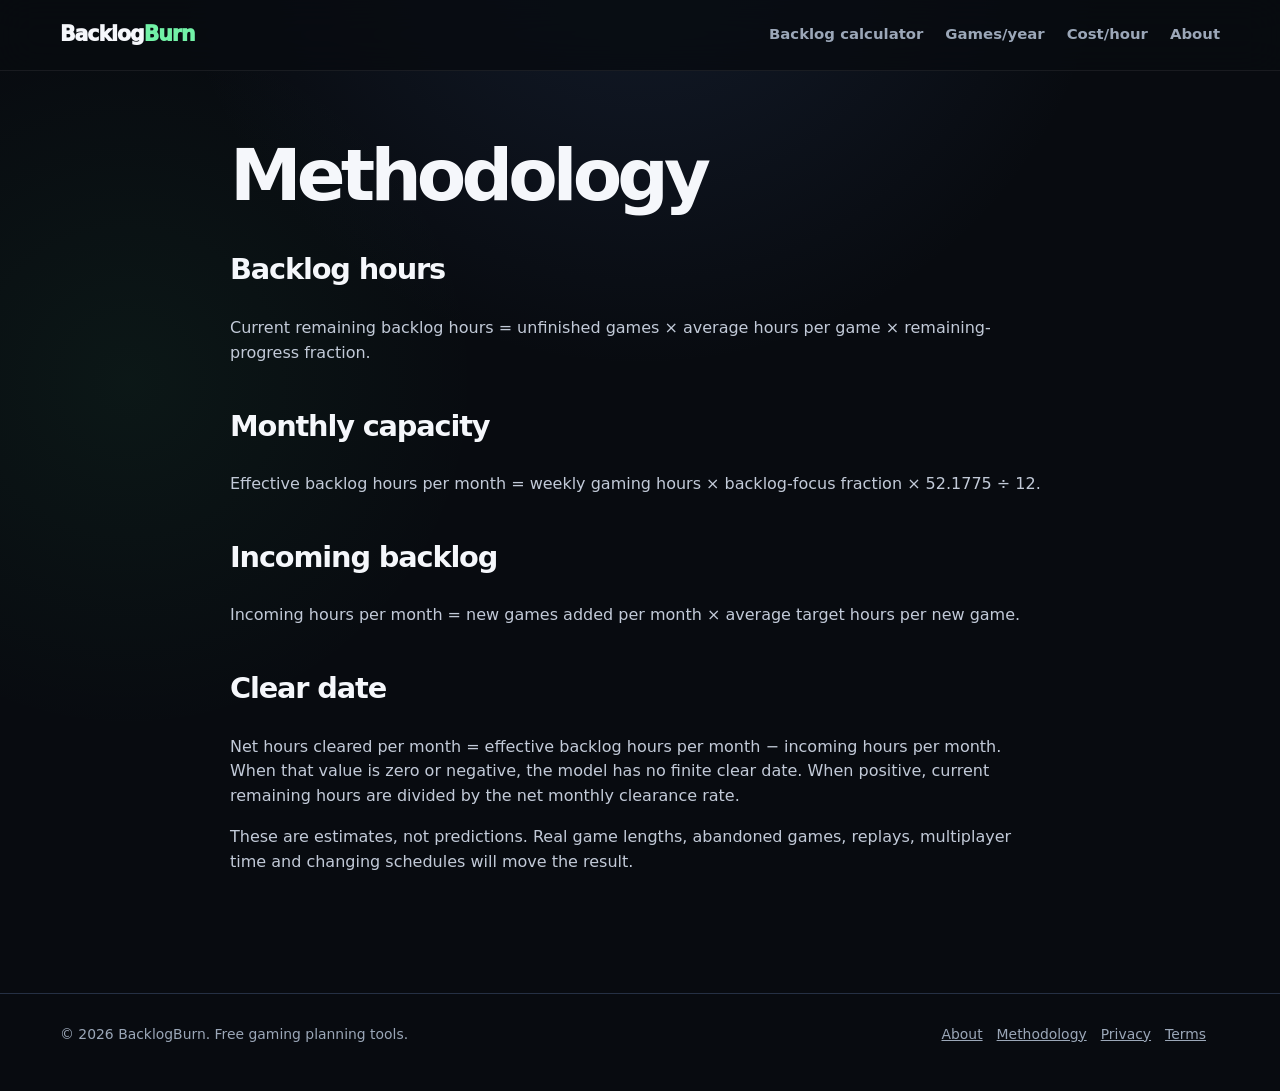
<file: methodology.html>
<!doctype html><html lang="en"><head><meta charset="utf-8"><meta name="viewport" content="width=device-width,initial-scale=1"><title>BacklogBurn Methodology</title><link rel="canonical" href="https://backlogburn.com/methodology"><link rel="stylesheet" href="assets/style.css"></head><body>
<nav><div class="wrap nav">
<a class="brand" href="/">Backlog<span>Burn</span></a>
<div class="links">
<a href="/">Backlog calculator</a>
<a href="/games-per-year">Games/year</a>
<a href="/cost-per-hour">Cost/hour</a>
<a href="/about">About</a>
</div></div></nav>
<main><section><div class="wrap article"><h1>Methodology</h1><h2>Backlog hours</h2><p>Current remaining backlog hours = unfinished games × average hours per game × remaining-progress fraction.</p><h2>Monthly capacity</h2><p>Effective backlog hours per month = weekly gaming hours × backlog-focus fraction × 52.1775 ÷ 12.</p><h2>Incoming backlog</h2><p>Incoming hours per month = new games added per month × average target hours per new game.</p><h2>Clear date</h2><p>Net hours cleared per month = effective backlog hours per month − incoming hours per month. When that value is zero or negative, the model has no finite clear date. When positive, current remaining hours are divided by the net monthly clearance rate.</p><p>These are estimates, not predictions. Real game lengths, abandoned games, replays, multiplayer time and changing schedules will move the result.</p></div></section></main>
<footer><div class="wrap footer">
<div>© 2026 BacklogBurn. Free gaming planning tools.</div>
<div><a href="/about">About</a><a href="/methodology">Methodology</a><a href="/privacy">Privacy</a><a href="/terms">Terms</a></div>
</div></footer>
</body></html>
</file>
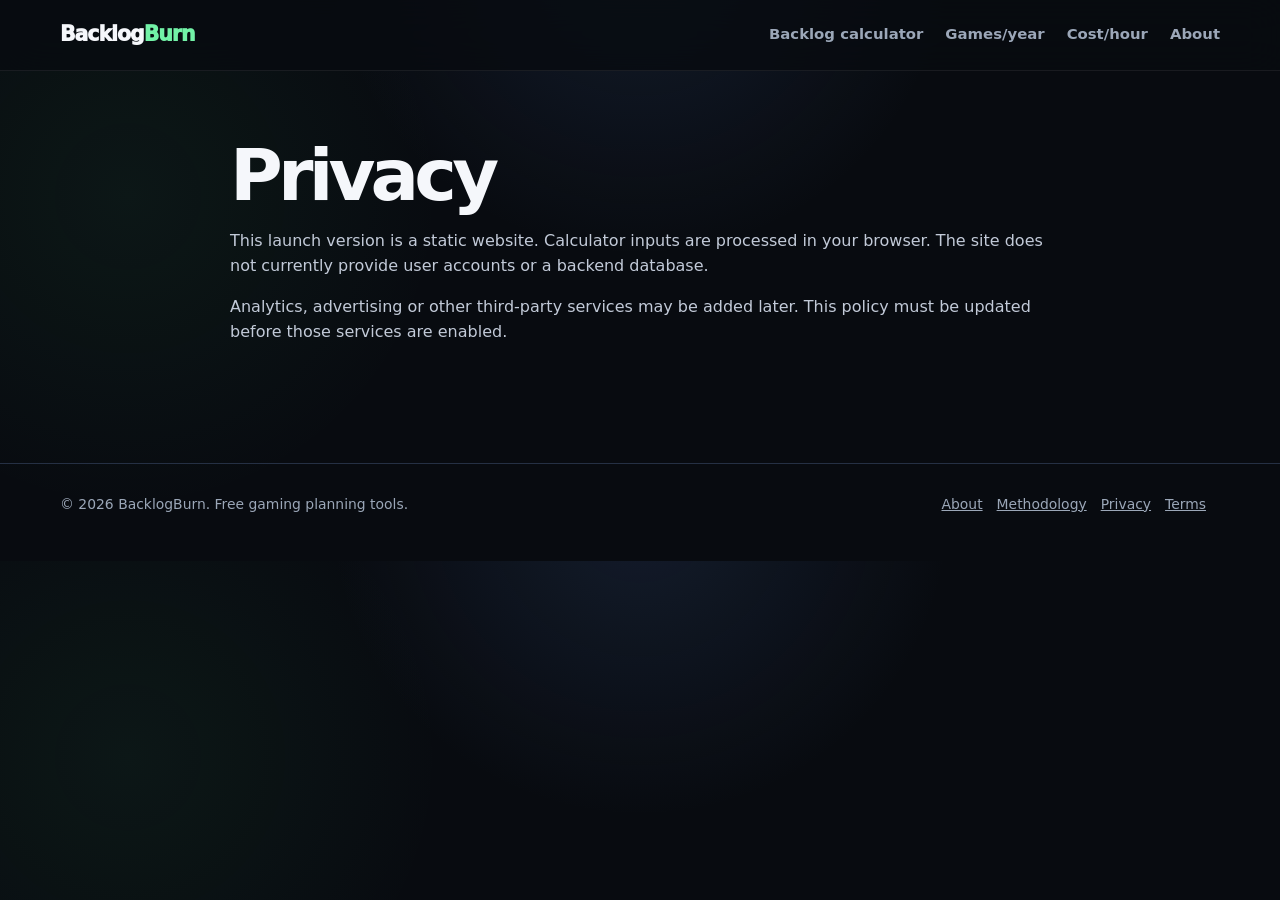
<file: privacy.html>
<!doctype html><html lang="en"><head><meta charset="utf-8"><meta name="viewport" content="width=device-width,initial-scale=1"><title>Privacy | BacklogBurn</title><link rel="canonical" href="https://backlogburn.com/privacy"><link rel="stylesheet" href="assets/style.css"></head><body>
<nav><div class="wrap nav">
<a class="brand" href="/">Backlog<span>Burn</span></a>
<div class="links">
<a href="/">Backlog calculator</a>
<a href="/games-per-year">Games/year</a>
<a href="/cost-per-hour">Cost/hour</a>
<a href="/about">About</a>
</div></div></nav>
<main><section><div class="wrap article"><h1>Privacy</h1><p>This launch version is a static website. Calculator inputs are processed in your browser. The site does not currently provide user accounts or a backend database.</p><p>Analytics, advertising or other third-party services may be added later. This policy must be updated before those services are enabled.</p></div></section></main>
<footer><div class="wrap footer">
<div>© 2026 BacklogBurn. Free gaming planning tools.</div>
<div><a href="/about">About</a><a href="/methodology">Methodology</a><a href="/privacy">Privacy</a><a href="/terms">Terms</a></div>
</div></footer>
</body></html>
</file>
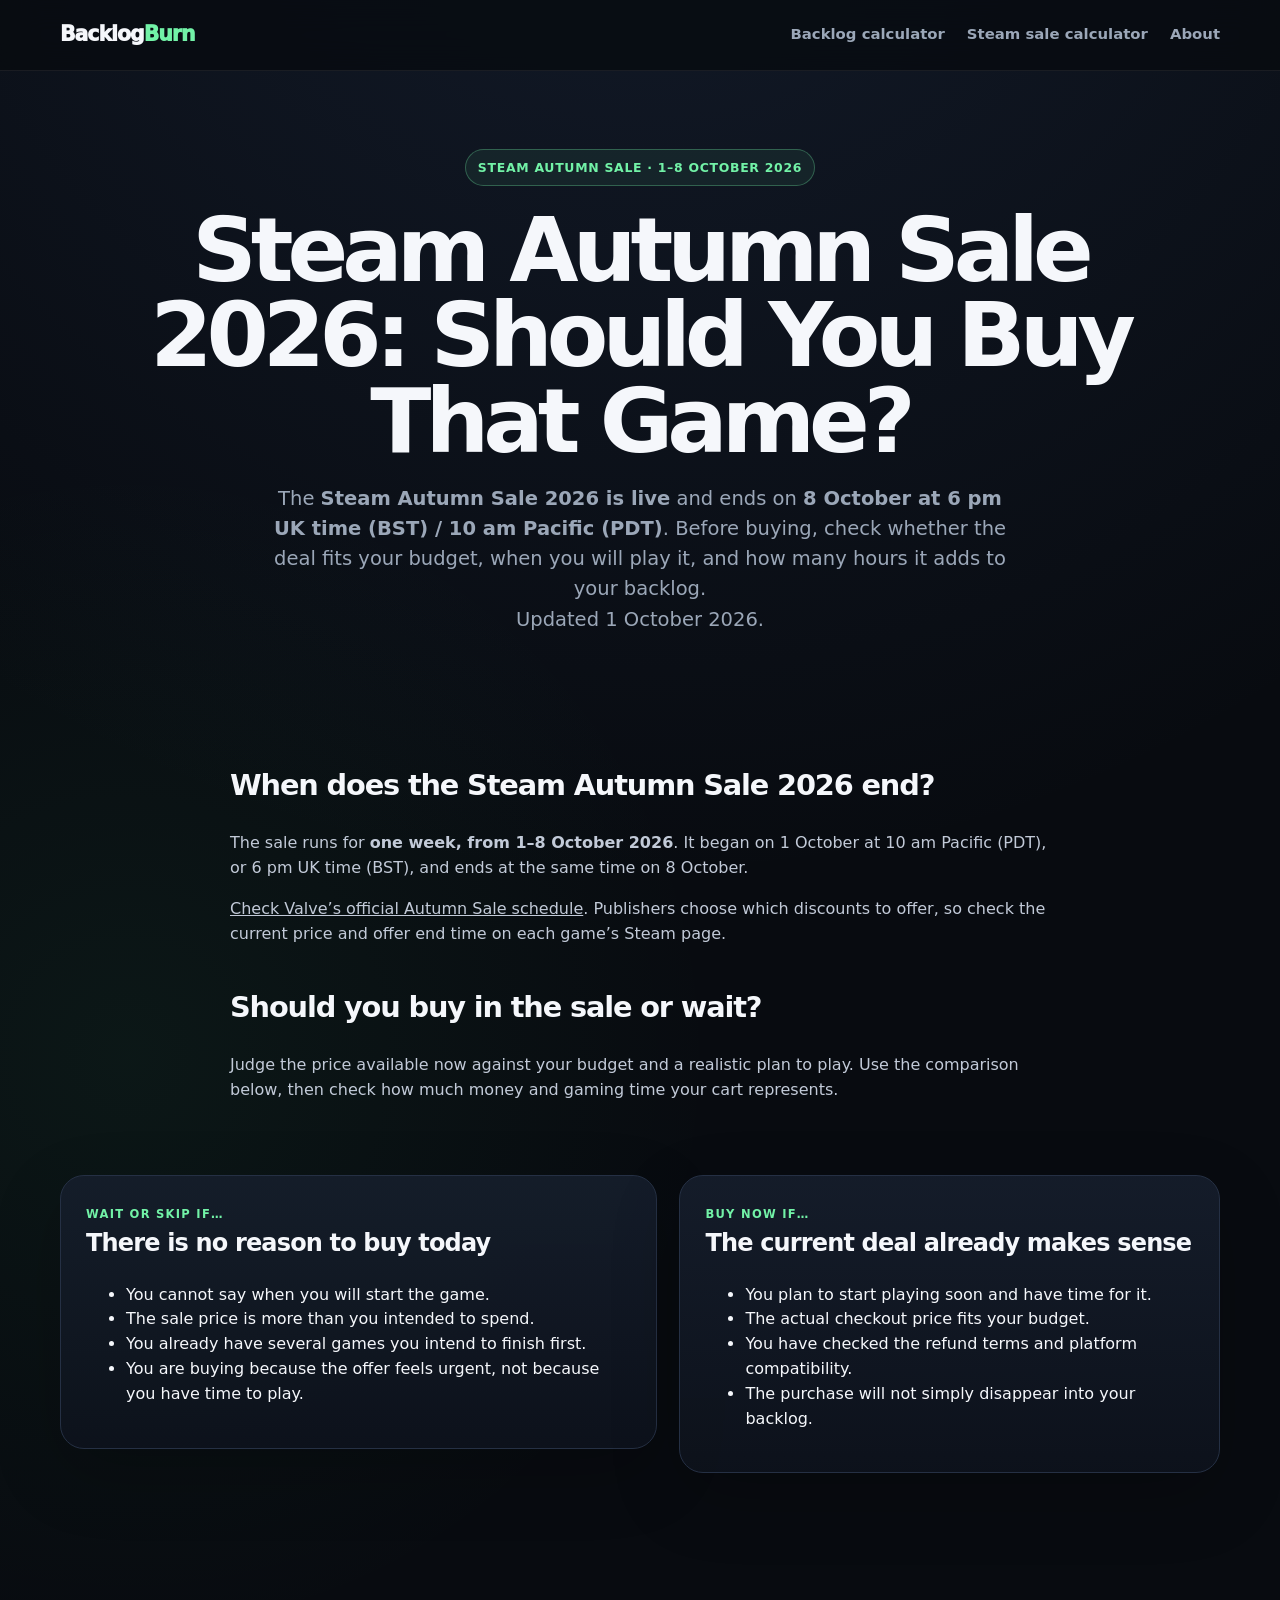
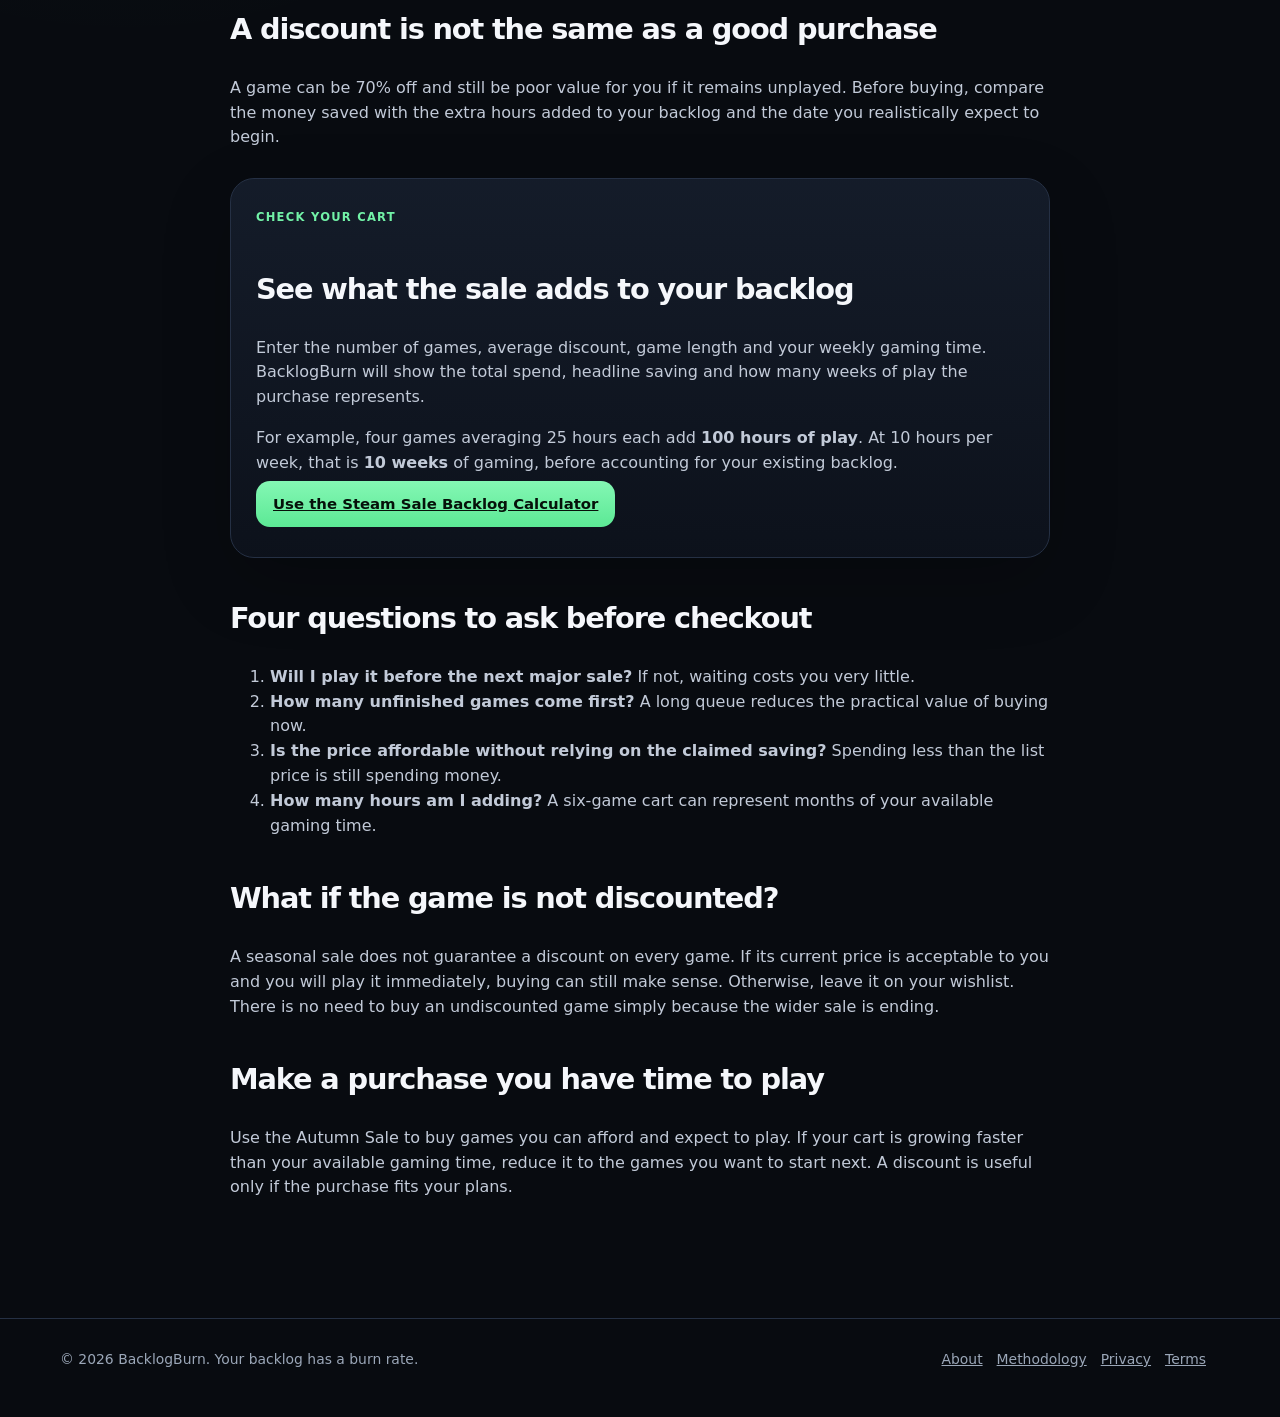
<file: steam-autumn-sale-2026.html>
<!doctype html>
<html lang="en"><head>
<meta charset="utf-8"><meta name="viewport" content="width=device-width,initial-scale=1">
<title>Steam Autumn Sale 2026: Should You Buy That Game? | BacklogBurn</title>
<meta name="description" content="Steam Autumn Sale 2026 is live until 8 October. Decide whether a deal is worth buying and calculate what your sale cart adds to your budget and backlog.">
<link rel="canonical" href="https://backlogburn.com/steam-autumn-sale-2026">
<link rel="icon" href="/favicon.svg" type="image/svg+xml">
<link rel="stylesheet" href="assets/style.css">
<meta property="og:title" content="Steam Autumn Sale 2026: Should You Buy That Game?">
<meta property="og:description" content="Steam Autumn Sale 2026 is live until 8 October. Decide whether a deal is worth buying and calculate what your sale cart adds to your budget and backlog.">
<meta property="og:type" content="article">
<meta property="og:url" content="https://backlogburn.com/steam-autumn-sale-2026">
<script type="application/ld+json">
{"@context":"https://schema.org","@type":"Article","headline":"Steam Autumn Sale 2026: Should You Buy That Game?","datePublished":"2026-09-02","dateModified":"2026-10-01","author":{"@type":"Organization","name":"BacklogBurn"},"publisher":{"@type":"Organization","name":"BacklogBurn"},"mainEntityOfPage":"https://backlogburn.com/steam-autumn-sale-2026"}
</script>
</head><body>
<nav><div class="wrap nav">
<a class="brand" href="/" aria-label="BacklogBurn home">Backlog<span>Burn</span></a>
<div class="links">
<a href="/">Backlog calculator</a>
<a href="/steam-sale-backlog">Steam sale calculator</a>
<a href="/about">About</a>
</div></div></nav>
<main>
<section class="hero"><div class="wrap">
<span class="eyebrow">Steam Autumn Sale · 1–8 October 2026</span>
<h1>Steam Autumn Sale 2026: Should You Buy That Game?</h1>
<p>The <strong>Steam Autumn Sale 2026 is live</strong> and ends on <strong>8 October at 6 pm UK time (BST) / 10 am Pacific (PDT)</strong>. Before buying, check whether the deal fits your budget, when you will play it, and how many hours it adds to your backlog.</p>
<p>Updated <time datetime="2026-10-01">1 October 2026</time>.</p>
</div></section>

<section><div class="wrap article">
<h2>When does the Steam Autumn Sale 2026 end?</h2>
<p>The sale runs for <strong>one week, from 1–8 October 2026</strong>. It began on 1 October at 10 am Pacific (PDT), or 6 pm UK time (BST), and ends at the same time on 8 October.</p>
<p><a href="https://partner.steamgames.com/doc/marketing/upcoming_events/2026_autumn_sale" rel="noopener noreferrer">Check Valve’s official Autumn Sale schedule</a>. Publishers choose which discounts to offer, so check the current price and offer end time on each game’s Steam page.</p>
<h2>Should you buy in the sale or wait?</h2>
<p>Judge the price available now against your budget and a realistic plan to play. Use the comparison below, then check how much money and gaming time your cart represents.</p>
</div></section>

<section style="padding-top:8px"><div class="wrap grid">
<div class="card">
<span class="section-kicker">WAIT OR SKIP IF…</span>
<h2>There is no reason to buy today</h2>
<ul>
<li>You cannot say when you will start the game.</li>
<li>The sale price is more than you intended to spend.</li>
<li>You already have several games you intend to finish first.</li>
<li>You are buying because the offer feels urgent, not because you have time to play.</li>
</ul>
</div>
<div class="card">
<span class="section-kicker">BUY NOW IF…</span>
<h2>The current deal already makes sense</h2>
<ul>
<li>You plan to start playing soon and have time for it.</li>
<li>The actual checkout price fits your budget.</li>
<li>You have checked the refund terms and platform compatibility.</li>
<li>The purchase will not simply disappear into your backlog.</li>
</ul>
</div>
</div></section>

<section><div class="wrap article">
<h2>A discount is not the same as a good purchase</h2>
<p>A game can be 70% off and still be poor value for you if it remains unplayed. Before buying, compare the money saved with the extra hours added to your backlog and the date you realistically expect to begin.</p>

<div class="card" style="margin:28px 0">
<span class="section-kicker">CHECK YOUR CART</span>
<h2>See what the sale adds to your backlog</h2>
<p>Enter the number of games, average discount, game length and your weekly gaming time. BacklogBurn will show the total spend, headline saving and how many weeks of play the purchase represents.</p>
<p>For example, four games averaging 25 hours each add <strong>100 hours of play</strong>. At 10 hours per week, that is <strong>10 weeks</strong> of gaming, before accounting for your existing backlog.</p>
<p><a class="primary" href="/steam-sale-backlog">Use the Steam Sale Backlog Calculator</a></p>
</div>

<h2>Four questions to ask before checkout</h2>
<ol>
<li><strong>Will I play it before the next major sale?</strong> If not, waiting costs you very little.</li>
<li><strong>How many unfinished games come first?</strong> A long queue reduces the practical value of buying now.</li>
<li><strong>Is the price affordable without relying on the claimed saving?</strong> Spending less than the list price is still spending money.</li>
<li><strong>How many hours am I adding?</strong> A six-game cart can represent months of your available gaming time.</li>
</ol>

<h2>What if the game is not discounted?</h2>
<p>A seasonal sale does not guarantee a discount on every game. If its current price is acceptable to you and you will play it immediately, buying can still make sense. Otherwise, leave it on your wishlist. There is no need to buy an undiscounted game simply because the wider sale is ending.</p>

<h2>Make a purchase you have time to play</h2>
<p>Use the Autumn Sale to buy games you can afford and expect to play. If your cart is growing faster than your available gaming time, reduce it to the games you want to start next. A discount is useful only if the purchase fits your plans.</p>
</div></section>
</main>
<footer><div class="wrap footer">
<div>© 2026 BacklogBurn. Your backlog has a burn rate.</div>
<div><a href="/about">About</a><a href="/methodology">Methodology</a><a href="/privacy">Privacy</a><a href="/terms">Terms</a></div>
</div></footer>
</body></html>
</file>
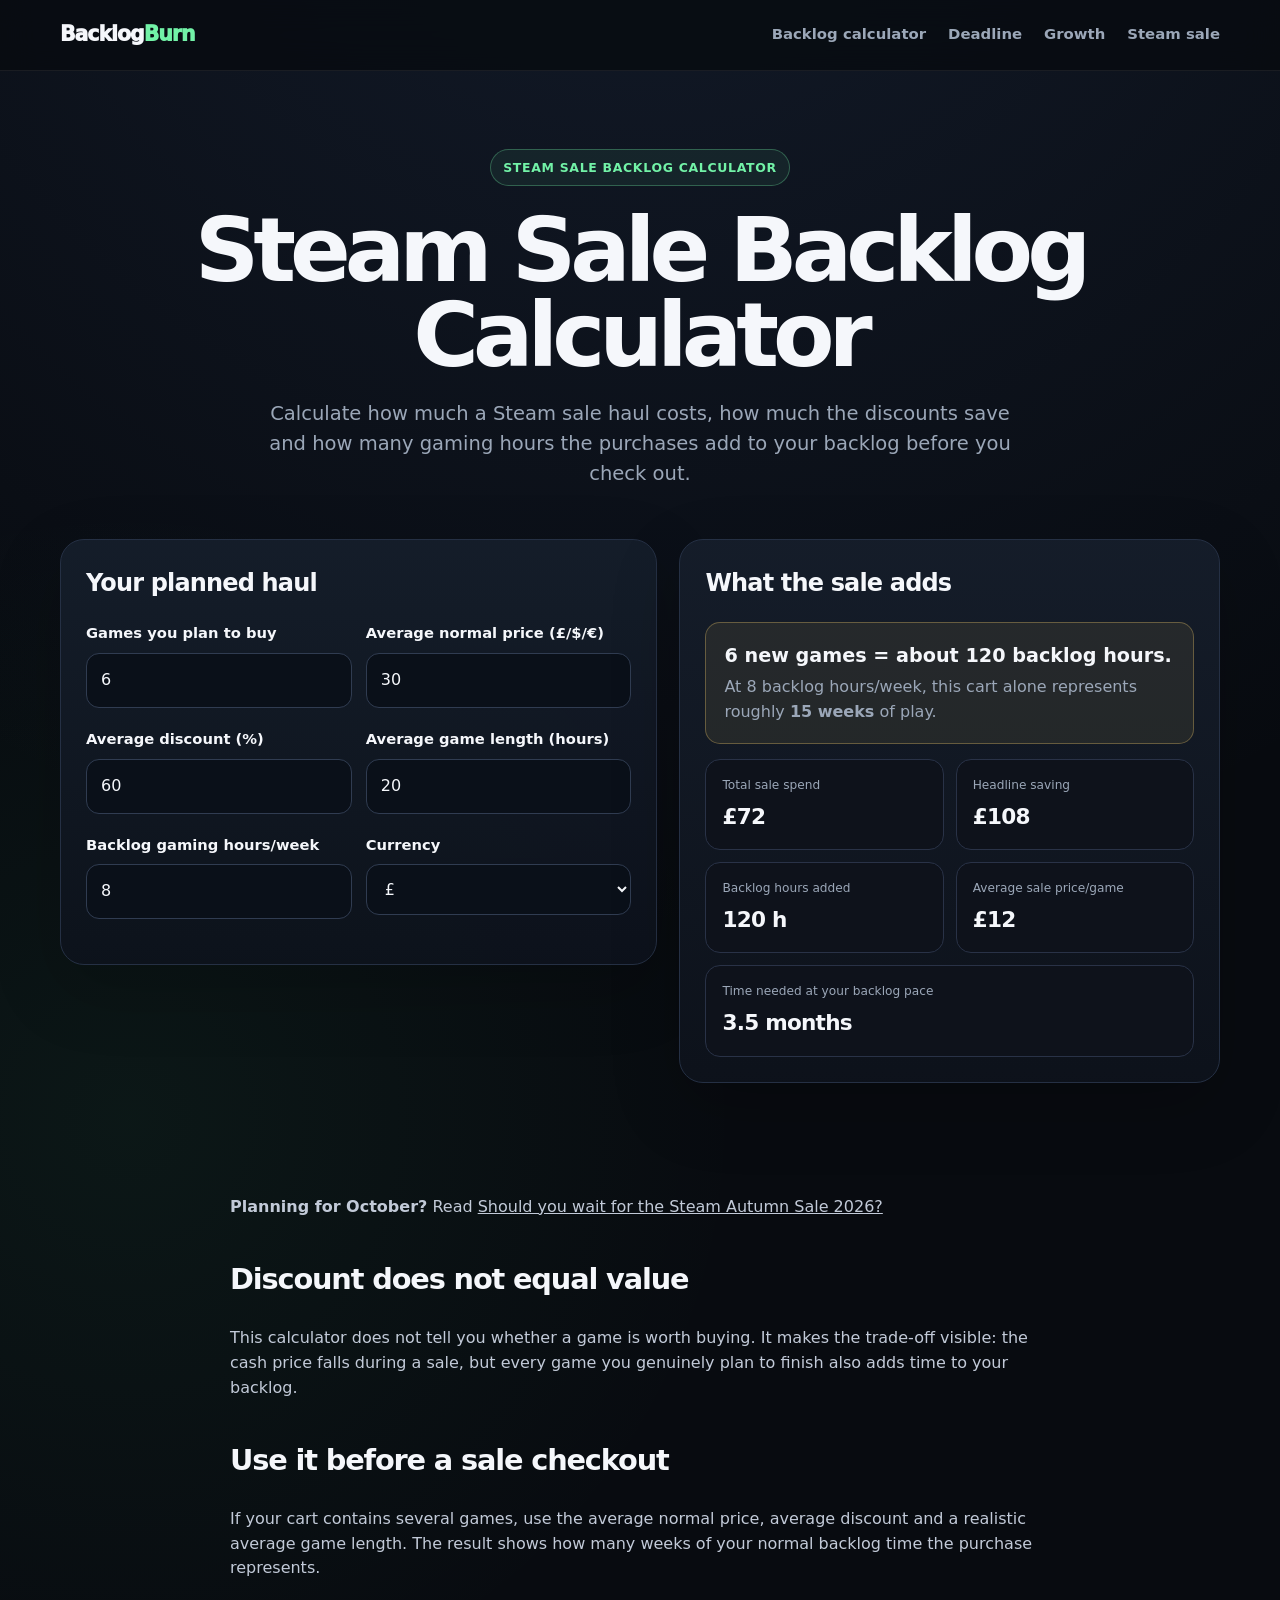
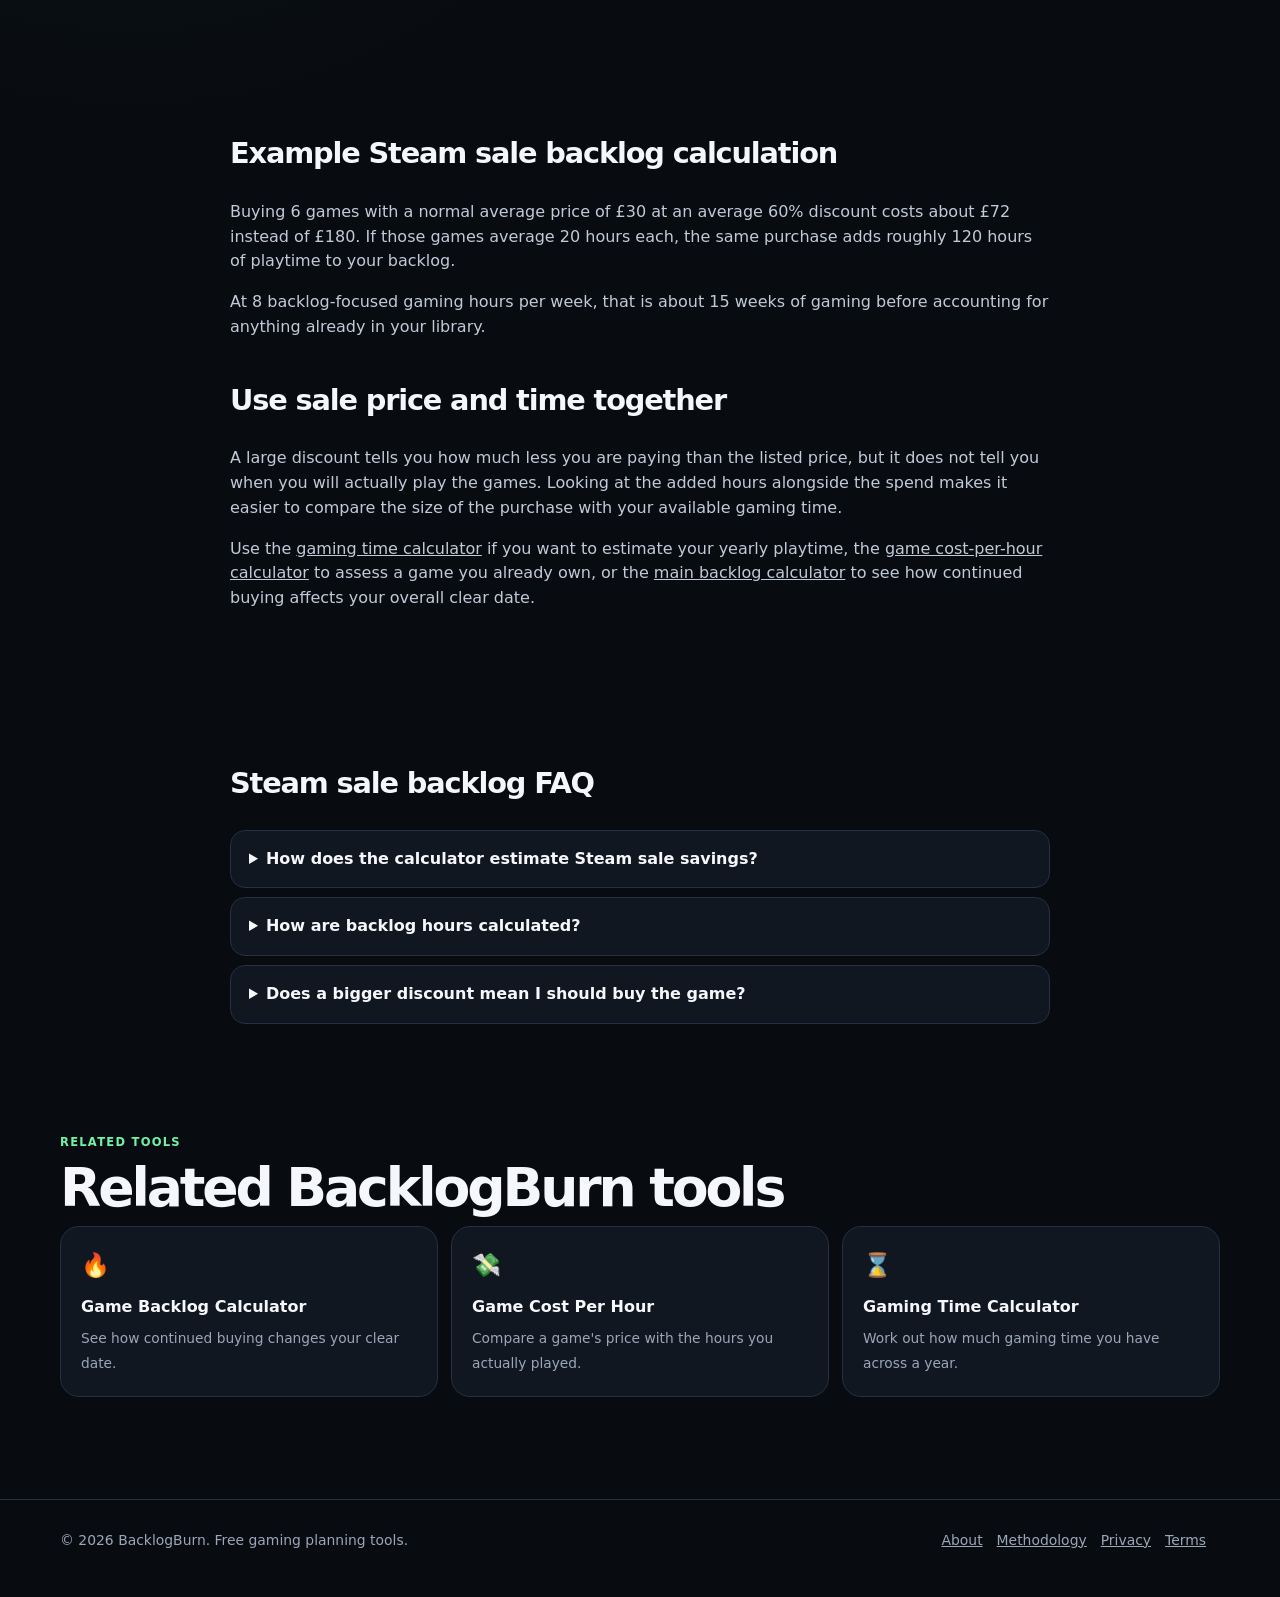
<file: steam-sale-backlog.html>
<!doctype html>
<html lang="en"><head>
<meta charset="utf-8"><meta name="viewport" content="width=device-width,initial-scale=1">
<title>Steam Sale Backlog Calculator — Cost, Savings & Hours Added | BacklogBurn</title>
<meta name="description" content="Before buying a Steam sale haul, calculate the money spent, headline discount savings, estimated backlog hours added and how many weeks or months those games will take to finish.">
<link rel="canonical" href="https://backlogburn.com/steam-sale-backlog">
<link rel="stylesheet" href="assets/style.css">
</head><body><nav><div class="wrap nav">
<a class="brand" href="/">Backlog<span>Burn</span></a>
<div class="links">
<a href="/">Backlog calculator</a>
<a href="/backlog-deadline">Deadline</a>
<a href="/backlog-growth">Growth</a>
<a href="/steam-sale-backlog">Steam sale</a>
</div></div></nav>
<main>
<section class="hero"><div class="wrap">
<span class="eyebrow">Steam sale backlog calculator</span>
<h1>Steam Sale Backlog Calculator</h1>
<p>Calculate how much a Steam sale haul costs, how much the discounts save and how many gaming hours the purchases add to your backlog before you check out.</p>
</div></section>
<section style="padding-top:8px"><div class="wrap grid">
<div class="card">
<h2>Your planned haul</h2>
<div class="row">
<div class="field"><label for="games">Games you plan to buy</label><input id="games" type="number" min="0" value="6"></div>
<div class="field"><label for="list">Average normal price (£/$/€)</label><input id="list" type="number" min="0" step=".01" value="30"></div>
</div>
<div class="row">
<div class="field"><label for="discount">Average discount (%)</label><input id="discount" type="number" min="0" max="100" value="60"></div>
<div class="field"><label for="hours">Average game length (hours)</label><input id="hours" type="number" min=".1" step=".5" value="20"></div>
</div>
<div class="row">
<div class="field"><label for="weekly">Backlog gaming hours/week</label><input id="weekly" type="number" min=".1" step=".5" value="8"></div>
<div class="field"><label for="symbol">Currency</label><select id="symbol"><option>£</option><option>$</option><option>€</option></select></div>
</div>
</div>
<div class="card">
<h2>What the sale adds</h2>
<div id="status" class="status warn"></div>
<div class="results">
<div class="metric"><small>Total sale spend</small><strong id="spend">—</strong></div>
<div class="metric"><small>Headline saving</small><strong id="saving">—</strong></div>
<div class="metric"><small>Backlog hours added</small><strong id="added">—</strong></div>
<div class="metric"><small>Average sale price/game</small><strong id="per">—</strong></div>
<div class="metric wide"><small>Time needed at your backlog pace</small><strong id="time">—</strong></div>
</div>
</div></div></section>
<section><div class="wrap article">
<p><strong>Planning for October?</strong> Read <a href="/steam-autumn-sale-2026">Should you wait for the Steam Autumn Sale 2026?</a></p>
<h2>Discount does not equal value</h2>
<p>This calculator does not tell you whether a game is worth buying. It makes the trade-off visible: the cash price falls during a sale, but every game you genuinely plan to finish also adds time to your backlog.</p>
<h2>Use it before a sale checkout</h2>
<p>If your cart contains several games, use the average normal price, average discount and a realistic average game length. The result shows how many weeks of your normal backlog time the purchase represents.</p>
</div></section>

<section><div class="wrap article">
<h2>Example Steam sale backlog calculation</h2>
<p>Buying 6 games with a normal average price of £30 at an average 60% discount costs about £72 instead of £180. If those games average 20 hours each, the same purchase adds roughly 120 hours of playtime to your backlog.</p>
<p>At 8 backlog-focused gaming hours per week, that is about 15 weeks of gaming before accounting for anything already in your library.</p>

<h2>Use sale price and time together</h2>
<p>A large discount tells you how much less you are paying than the listed price, but it does not tell you when you will actually play the games. Looking at the added hours alongside the spend makes it easier to compare the size of the purchase with your available gaming time.</p>
<p>Use the <a href="/gaming-time">gaming time calculator</a> if you want to estimate your yearly playtime, the <a href="/cost-per-hour">game cost-per-hour calculator</a> to assess a game you already own, or the <a href="/">main backlog calculator</a> to see how continued buying affects your overall clear date.</p>
</div></section>

<section><div class="wrap article faq">
<h2>Steam sale backlog FAQ</h2>
<details><summary>How does the calculator estimate Steam sale savings?</summary><p>It multiplies the normal average price by the number of games, then applies your average discount. The difference between the normal total and sale total is shown as the headline saving.</p></details>
<details><summary>How are backlog hours calculated?</summary><p>The calculator multiplies the number of games by their estimated average length. Dividing those hours by your weekly backlog gaming time gives an approximate number of weeks needed for the purchase alone.</p></details>
<details><summary>Does a bigger discount mean I should buy the game?</summary><p>No. The calculator does not judge whether a purchase is worthwhile. It shows the price, discount and time commitment so you can compare them with your own plans.</p></details>
</div></section>

<section><div class="wrap">
<span class="section-kicker">RELATED TOOLS</span>
<h2 class="section-title">Related BacklogBurn tools</h2>
<div class="toolnav">
<a class="toolcard" href="/"><span class="tool-icon">🔥</span><b>Game Backlog Calculator</b><span>See how continued buying changes your clear date.</span></a>
<a class="toolcard" href="/cost-per-hour"><span class="tool-icon">💸</span><b>Game Cost Per Hour</b><span>Compare a game's price with the hours you actually played.</span></a>
<a class="toolcard" href="/gaming-time"><span class="tool-icon">⌛</span><b>Gaming Time Calculator</b><span>Work out how much gaming time you have across a year.</span></a>
</div>
</div></section>
</main><footer><div class="wrap footer">
<div>© 2026 BacklogBurn. Free gaming planning tools.</div>
<div><a href="/about">About</a><a href="/methodology">Methodology</a><a href="/privacy">Privacy</a><a href="/terms">Terms</a></div>
</div></footer>
<script>
const f=(n,d=1)=>Number(n).toLocaleString(undefined,{maximumFractionDigits:d});
function calc(){
 const games=Math.max(0,+document.querySelector('#games').value||0), list=Math.max(0,+document.querySelector('#list').value||0), disc=Math.min(100,Math.max(0,+document.querySelector('#discount').value||0))/100, hours=Math.max(.1,+document.querySelector('#hours').value||1), weekly=Math.max(.1,+document.querySelector('#weekly').value||1), sym=document.querySelector('#symbol').value;
 const full=games*list, spend=full*(1-disc), save=full-spend, added=games*hours, weeks=added/weekly;
 document.querySelector('#spend').textContent=sym+f(spend,2);
 document.querySelector('#saving').textContent=sym+f(save,2);
 document.querySelector('#added').textContent=f(added,0)+' h';
 document.querySelector('#per').textContent=sym+f(games?spend/games:0,2);
 document.querySelector('#time').textContent=weeks<8?f(weeks,1)+' weeks':f(weeks/4.345,1)+' months';
 document.querySelector('#status').innerHTML=`<strong>${games} new games = about ${f(added,0)} backlog hours.</strong><p>At ${f(weekly,1)} backlog hours/week, this cart alone represents roughly <b>${f(weeks,1)} weeks</b> of play.</p>`;
}
document.querySelectorAll('input,select').forEach(x=>x.addEventListener('input',calc));calc();
</script></body></html>
</file>
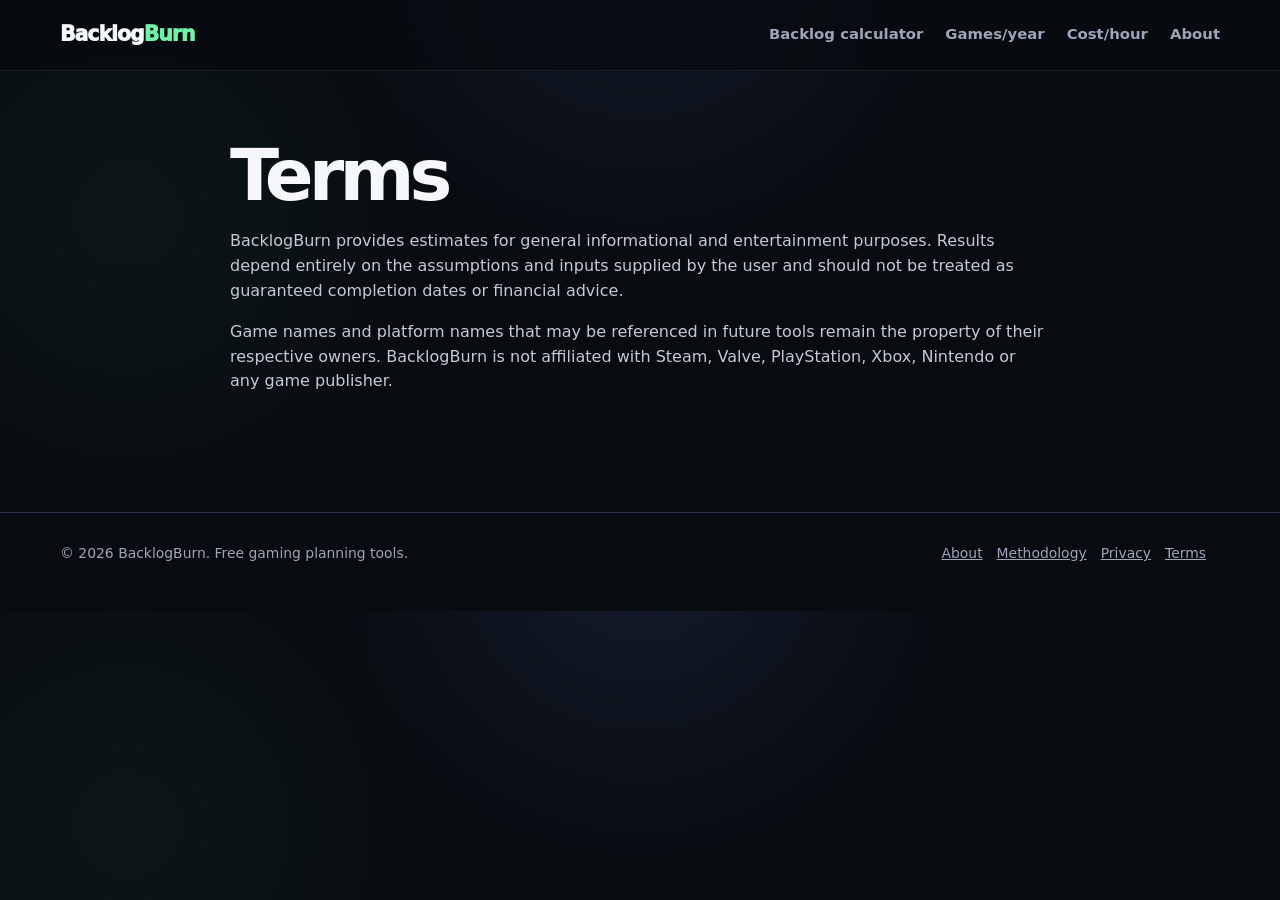
<file: terms.html>
<!doctype html><html lang="en"><head><meta charset="utf-8"><meta name="viewport" content="width=device-width,initial-scale=1"><title>Terms | BacklogBurn</title><link rel="canonical" href="https://backlogburn.com/terms"><link rel="stylesheet" href="assets/style.css"></head><body>
<nav><div class="wrap nav">
<a class="brand" href="/">Backlog<span>Burn</span></a>
<div class="links">
<a href="/">Backlog calculator</a>
<a href="/games-per-year">Games/year</a>
<a href="/cost-per-hour">Cost/hour</a>
<a href="/about">About</a>
</div></div></nav>
<main><section><div class="wrap article"><h1>Terms</h1><p>BacklogBurn provides estimates for general informational and entertainment purposes. Results depend entirely on the assumptions and inputs supplied by the user and should not be treated as guaranteed completion dates or financial advice.</p><p>Game names and platform names that may be referenced in future tools remain the property of their respective owners. BacklogBurn is not affiliated with Steam, Valve, PlayStation, Xbox, Nintendo or any game publisher.</p></div></section></main>
<footer><div class="wrap footer">
<div>© 2026 BacklogBurn. Free gaming planning tools.</div>
<div><a href="/about">About</a><a href="/methodology">Methodology</a><a href="/privacy">Privacy</a><a href="/terms">Terms</a></div>
</div></footer>
</body></html>
</file>
<file: assets/style.css>
:root{--bg:#080b10;--panel:#111722;--panel2:#151d2a;--panel3:#0d131d;--text:#f5f7fb;--muted:#9ba7b8;--line:#253044;--line2:#344158;--accent:#72f2a7;--accent-strong:#42dd85;--blue:#86adff;--warn:#ffd36d;--bad:#ff8383;--good:#72f2a7;--max:1160px}*{box-sizing:border-box}html{scroll-behavior:smooth}body{margin:0;font-family:Inter,ui-sans-serif,system-ui,-apple-system,BlinkMacSystemFont,"Segoe UI",sans-serif;background:radial-gradient(circle at 50% -10%,rgba(72,105,170,.18),transparent 35%),radial-gradient(circle at 10% 35%,rgba(68,221,133,.06),transparent 26%),var(--bg);color:var(--text);line-height:1.55}a{color:inherit}button,input,select{font:inherit}button{cursor:pointer}.wrap{width:min(var(--max),calc(100% - 32px));margin:auto}nav{position:sticky;top:0;z-index:50;background:rgba(8,11,16,.82);backdrop-filter:blur(18px);border-bottom:1px solid rgba(255,255,255,.07)}.nav{height:70px;display:flex;align-items:center;justify-content:space-between;gap:20px}.brand{font-weight:950;letter-spacing:-.05em;text-decoration:none;font-size:1.28rem}.brand span{color:var(--accent)}.links{display:flex;gap:22px;align-items:center}.links a{text-decoration:none;color:var(--muted);font-size:.93rem;font-weight:650}.links a:hover{color:var(--text)}.hero{padding:78px 0 42px;text-align:center}.hero-v2{padding:86px 0 50px}.eyebrow{display:inline-flex;align-items:center;gap:7px;padding:8px 12px;border:1px solid rgba(114,242,167,.3);background:rgba(114,242,167,.07);border-radius:999px;color:var(--accent);font-size:.78rem;font-weight:850;letter-spacing:.055em;text-transform:uppercase}h1{font-size:clamp(2.65rem,7vw,5.75rem);line-height:.95;letter-spacing:-.067em;margin:22px auto 20px;max-width:980px}.hero p{font-size:clamp(1rem,2.1vw,1.22rem);max-width:760px;margin:0 auto;color:var(--muted)}.hero-pills{display:flex;justify-content:center;gap:10px;flex-wrap:wrap;margin-top:26px}.hero-pills span{padding:8px 12px;border-radius:999px;background:rgba(255,255,255,.035);border:1px solid rgba(255,255,255,.07);color:#c7d0dd;font-size:.83rem}section{padding:48px 0}.calculator-section{padding-top:10px}.dashboard-grid{display:grid;grid-template-columns:.9fr 1.1fr;gap:22px;align-items:start}.grid{display:grid;grid-template-columns:1.05fr .95fr;gap:22px;align-items:start}.card{background:linear-gradient(180deg,rgba(21,29,42,.96),rgba(13,18,27,.97));border:1px solid var(--line);border-radius:24px;padding:25px;box-shadow:0 24px 70px rgba(0,0,0,.2)}.card h2,.card h3{margin-top:0;letter-spacing:-.035em}.card-kicker,.section-kicker,.metric-label{color:var(--accent);font-size:.72rem;font-weight:900;letter-spacing:.11em;text-transform:uppercase}.setup-card h2{font-size:1.8rem;margin:6px 0 6px}.card-intro{margin:0 0 24px;color:var(--muted);font-size:.93rem}.field{margin-bottom:20px}label{display:block;font-weight:780;font-size:.92rem;margin-bottom:8px}.help{display:block;color:var(--muted);font-size:.78rem;margin-top:6px}input,select{width:100%;padding:14px;background:#0a1019;border:1px solid #303c51;border-radius:13px;color:var(--text);outline:none;transition:border-color .15s,box-shadow .15s,background .15s}input:focus,select:focus{border-color:var(--blue);box-shadow:0 0 0 3px rgba(134,173,255,.11);background:#0c121d}.input-suffix{position:relative}.input-suffix input{padding-right:110px}.input-suffix span{position:absolute;right:14px;top:50%;transform:translateY(-50%);color:var(--muted);font-size:.78rem;pointer-events:none}.row{display:grid;grid-template-columns:1fr 1fr;gap:14px}.preset-row{display:flex;gap:7px;flex-wrap:wrap;margin-top:8px}.preset{border:1px solid #2a3548;background:#0c121b;color:#aeb9c8;border-radius:999px;padding:7px 10px;font-size:.74rem;font-weight:700}.preset:hover{border-color:#44536d;color:var(--text)}.preset.active{border-color:rgba(114,242,167,.45);background:rgba(114,242,167,.09);color:var(--accent)}.advanced{margin:4px 0 20px;border:1px solid var(--line);background:rgba(6,10,16,.28);border-radius:16px;overflow:hidden}.advanced summary{list-style:none;display:flex;align-items:center;justify-content:space-between;gap:14px;padding:15px 16px;cursor:pointer;color:#dce2eb}.advanced summary::-webkit-details-marker{display:none}.advanced summary span:first-child{display:flex;flex-direction:column}.advanced summary b{font-size:.9rem}.advanced summary small{font-size:.73rem;color:var(--muted);font-weight:500;margin-top:2px}.advanced .chevron{font-size:1.2rem;color:var(--muted);transition:transform .2s}.advanced[open] .chevron{transform:rotate(180deg)}.advanced-body{padding:4px 16px 1px;border-top:1px solid var(--line)}.label-line{display:flex;justify-content:space-between;gap:15px;align-items:flex-start}.label-line label{max-width:78%}.label-line output{color:var(--accent);font-weight:900;font-size:.9rem}.range{padding:0;border:0;box-shadow:none;accent-color:var(--accent);background:transparent}.range:focus{box-shadow:none}.range-labels{display:flex;justify-content:space-between;gap:16px;color:var(--muted);font-size:.7rem;margin-top:3px}.primary,.secondary,.ghost{border-radius:14px;padding:14px 17px;font-weight:880;font-size:.93rem}.primary{border:0;background:linear-gradient(180deg,#84f7b4,#5ce995);color:#06110a}.primary:hover{filter:brightness(1.04);transform:translateY(-1px)}.calculate-btn{width:100%;font-size:1rem;padding:16px 18px;box-shadow:0 10px 30px rgba(68,221,133,.12)}.calculate-btn span{margin-right:4px}.secondary{background:#1c2635;color:var(--text);border:1px solid #34445c}.secondary:hover{border-color:#536782}.ghost{background:transparent;color:var(--muted);border:1px solid var(--line)}.ghost:hover{color:var(--text);border-color:#465571}.dirty-note{height:18px;margin:8px 0 -8px;text-align:center;color:var(--warn);font-size:.74rem}.forecast-card{position:sticky;top:92px}.result-hero{display:flex;gap:15px;align-items:flex-start;margin-top:8px;padding:18px;border:1px solid rgba(114,242,167,.25);background:linear-gradient(135deg,rgba(114,242,167,.10),rgba(134,173,255,.04));border-radius:18px}.result-hero.good{border-color:rgba(114,242,167,.28);background:linear-gradient(135deg,rgba(114,242,167,.11),rgba(114,242,167,.025))}.result-hero.warn{border-color:rgba(255,211,109,.3);background:linear-gradient(135deg,rgba(255,211,109,.1),rgba(255,211,109,.02))}.result-hero.bad{border-color:rgba(255,131,131,.3);background:linear-gradient(135deg,rgba(255,131,131,.1),rgba(255,131,131,.02))}.result-icon{font-size:1.8rem;line-height:1}.result-eyebrow{font-size:.68rem;letter-spacing:.1em;color:var(--muted);font-weight:900;margin-bottom:4px}.result-hero h2{font-size:1.62rem;line-height:1.1;margin:0 0 7px}.result-hero p{margin:0;color:#b9c3d1;font-size:.91rem}.clear-date-card{margin:14px 0;padding:19px 20px;border-radius:18px;background:#0a1018;border:1px solid #263247}.clear-date-card span{display:block;color:var(--muted);font-size:.76rem;text-transform:uppercase;letter-spacing:.07em;font-weight:800}.clear-date-card strong{display:block;font-size:clamp(2rem,5vw,3.15rem);letter-spacing:-.055em;line-height:1.02;margin:5px 0}.clear-date-card small{color:var(--muted)}.burn-meter{padding:17px 18px;background:#0c121b;border:1px solid var(--line);border-radius:18px;margin-bottom:14px}.burn-meter-head{display:flex;align-items:flex-end;justify-content:space-between;gap:15px}.burn-meter-head strong{display:block;font-size:1.08rem;margin-top:3px}.burn-delta{font-size:.78rem;color:var(--muted);font-weight:700;text-align:right}.meter-track{position:relative;height:12px;display:flex;border-radius:999px;margin:15px 0 7px;background:#111;box-shadow:inset 0 0 0 1px rgba(255,255,255,.07)}.meter-zone{height:100%}.zone-bad{width:40%;background:linear-gradient(90deg,#a84949,#d66b68);border-radius:999px 0 0 999px}.zone-warn{width:20%;background:linear-gradient(90deg,#d99e55,#e6c667)}.zone-good{width:40%;background:linear-gradient(90deg,#70c487,#54e395);border-radius:0 999px 999px 0}.meter-marker{position:absolute;top:50%;left:50%;width:18px;height:18px;border-radius:50%;background:#fff;border:4px solid #111923;transform:translate(-50%,-50%);box-shadow:0 0 0 2px rgba(255,255,255,.38),0 4px 15px rgba(0,0,0,.45);transition:left .35s ease}.meter-labels{display:flex;justify-content:space-between;color:#778397;font-size:.67rem}.dashboard-stats{display:grid;grid-template-columns:repeat(2,1fr);gap:10px}.stat-tile{padding:15px;background:#0b111a;border:1px solid #28354a;border-radius:15px}.stat-tile span{display:block;color:var(--muted);font-size:.73rem;margin-bottom:4px}.stat-tile strong{display:block;font-size:1.3rem;letter-spacing:-.035em}.detail-strip{display:grid;grid-template-columns:repeat(3,1fr);gap:1px;border:1px solid var(--line);border-radius:14px;overflow:hidden;margin-top:12px;background:var(--line)}.detail-strip span{padding:10px;background:#0b1119;color:var(--muted);font-size:.69rem;text-align:center}.detail-strip b{display:block;color:#dfe5ee;font-size:.73rem;margin-bottom:2px}.sharebox{display:flex;gap:9px;margin-top:13px}.sharebox .secondary{flex:1}.section-heading-row{display:flex;justify-content:space-between;gap:36px;align-items:end;margin-bottom:22px}.section-heading-row .section-sub{margin:0;max-width:440px;text-align:right}.section-title{font-size:clamp(2rem,4.5vw,3.35rem);letter-spacing:-.058em;line-height:1;margin:7px 0 12px}.section-sub{color:var(--muted);max-width:760px;margin:0 0 27px}.three{display:grid;grid-template-columns:repeat(3,1fr);gap:14px}.mini{padding:21px;border-radius:19px;background:#101721;border:1px solid var(--line)}.mini h3{margin:8px 0 7px}.mini p{color:var(--muted);margin:0}.mini-num{color:var(--accent);font-size:.72rem;letter-spacing:.12em;font-weight:900}.scenario-section{padding-top:56px}.scenario-card{position:relative;overflow:hidden}.scenario-card strong{display:block;font-size:1.55rem;letter-spacing:-.04em;margin:3px 0 8px}.scenario-card.featured{border-color:rgba(114,242,167,.28);background:linear-gradient(180deg,rgba(114,242,167,.07),#101721)}.scenario-icon{font-size:1.25rem}.how-section{border-top:1px solid rgba(255,255,255,.045);border-bottom:1px solid rgba(255,255,255,.045)}.toolnav{display:grid;grid-template-columns:repeat(3,1fr);gap:13px}.toolcard{text-decoration:none;padding:20px;background:#101721;border:1px solid var(--line);border-radius:19px;transition:transform .16s,border-color .16s,background .16s}.toolcard:hover{border-color:#475b77;transform:translateY(-3px);background:#131c29}.toolcard .tool-icon{display:block;font-size:1.45rem;margin-bottom:12px}.toolcard b{display:block;margin-bottom:6px;font-size:1rem}.toolcard span:last-child{color:var(--muted);font-size:.86rem}.faq details{background:#101721;border:1px solid var(--line);border-radius:15px;padding:16px 18px;margin:9px 0}.faq summary{font-weight:800;cursor:pointer}.faq p{color:var(--muted);margin-bottom:4px}.article{max-width:820px;margin:auto}.article h1{font-size:clamp(2.4rem,6vw,4.5rem);text-align:left}.article h2{font-size:1.8rem;letter-spacing:-.04em;margin-top:38px}.article p,.article li{color:#c2cad8}.results{display:grid;grid-template-columns:repeat(2,1fr);gap:12px}.metric{padding:16px;background:#0e121b;border:1px solid #293247;border-radius:15px}.metric small{color:var(--muted);display:block;font-size:.76rem;margin-bottom:5px}.metric strong{font-size:1.35rem;letter-spacing:-.035em;display:block}.metric.wide{grid-column:1/-1}.status{padding:18px;border-radius:15px;margin-bottom:15px;border:1px solid}.status.good{background:rgba(114,242,167,.08);border-color:rgba(114,242,167,.3)}.status.bad{background:rgba(255,131,131,.08);border-color:rgba(255,131,131,.3)}.status.warn{background:rgba(255,211,109,.08);border-color:rgba(255,211,109,.3)}.status strong{display:block;font-size:1.2rem;margin-bottom:4px}.status p{margin:0;color:var(--muted)}.bar{height:12px;background:#090c12;border:1px solid #222a3a;border-radius:999px;overflow:hidden;margin-top:10px}.bar>i{display:block;height:100%;width:0;background:linear-gradient(90deg,var(--blue),var(--accent))}.note{font-size:.82rem;color:var(--muted)}.adslot{border:1px dashed #3a455c;border-radius:14px;padding:18px;text-align:center;color:#77839a;font-size:.82rem;background:rgba(255,255,255,.015);margin:24px 0}footer{border-top:1px solid var(--line);margin-top:54px;padding:30px 0 46px;color:var(--muted);font-size:.87rem}.footer{display:flex;justify-content:space-between;gap:18px;flex-wrap:wrap}.footer a{color:var(--muted);margin-right:14px}.footer a:hover{color:var(--text)}@media(max-width:900px){.dashboard-grid,.grid{grid-template-columns:1fr}.forecast-card{position:static}.toolnav,.three{grid-template-columns:repeat(2,1fr)}.section-heading-row{align-items:start;flex-direction:column;gap:5px}.section-heading-row .section-sub{text-align:left}}@media(max-width:680px){.hero-v2{padding:58px 0 36px}h1{font-size:clamp(2.65rem,14vw,4.2rem)}.links a:nth-child(2){display:none}.card{padding:18px;border-radius:20px}.dashboard-stats,.toolnav,.three{grid-template-columns:1fr}.detail-strip{grid-template-columns:1fr}.detail-strip span{text-align:left}.sharebox{flex-direction:column}.preset-row{display:grid;grid-template-columns:repeat(2,1fr)}.preset{width:100%}.clear-date-card strong{font-size:2.15rem}.wrap{width:min(100% - 22px,var(--max))}.hero-pills span{font-size:.74rem}}@media(max-width:420px){.links a{display:none}.nav{height:62px}.input-suffix input{padding-right:92px}}
/* Queue planner */
.planner-section{border-top:1px solid rgba(255,255,255,.045)}.planner-grid{grid-template-columns:.9fr 1.1fr}.planner-grid .card h3{font-size:1.3rem;margin-bottom:16px}
textarea{width:100%;padding:14px;background:#0a1019;border:1px solid #303c51;border-radius:13px;color:var(--text);outline:none;resize:vertical;font:inherit}textarea:focus{border-color:var(--blue);box-shadow:0 0 0 3px rgba(134,173,255,.11)}
.pl-sr{position:absolute;width:1px;height:1px;overflow:hidden;clip:rect(0 0 0 0)}.pl-chip{border:1px solid #2a3548;background:#0c121b;color:#aeb9c8;border-radius:999px;padding:7px 12px;font-size:.78rem;font-weight:700}.pl-chip:hover{border-color:#44536d;color:var(--text)}
.pl-add{width:100%;margin-top:14px}.pl-bulk{margin-top:16px}.pl-link{background:none;border:0;padding:0;margin-top:8px;color:var(--blue);font-size:.8rem;text-decoration:underline}.pl-msg{height:auto;min-height:18px;margin:4px 0 0;text-align:left}
.pl-list{list-style:none;margin:0 0 14px;padding:0;display:grid;gap:8px}.pl-item{display:grid;grid-template-columns:1fr auto auto;gap:12px;align-items:center;padding:12px 14px;background:#0b111a;border:1px solid #28354a;border-radius:14px}
.pl-item.is-done{opacity:.55}.pl-item.is-done .pl-main b{text-decoration:line-through}.pl-main{min-width:0}.pl-main b{display:block;overflow-wrap:anywhere}.pl-main small,.pl-when small{color:var(--muted);font-size:.74rem}.pl-when{text-align:right;white-space:nowrap}.pl-when strong{display:block;font-size:.95rem;color:var(--accent)}
.pl-acts{display:flex;gap:4px}.pl-btn{width:36px;height:36px;border-radius:10px;border:1px solid #2a3548;background:#101823;color:#c7d0dd;font-size:.8rem;padding:0}.pl-btn:hover:not(:disabled){border-color:#536782;color:var(--text)}.pl-btn:disabled{opacity:.3;cursor:default}
.pl-btn:focus-visible,.pl-chip:focus-visible,.pl-link:focus-visible{outline:2px solid var(--blue);outline-offset:2px}
.pl-h4{margin:18px 0 8px;font-size:.95rem}.pl-scroll{overflow-x:auto}.pl-table{width:100%;border-collapse:collapse;font-size:.85rem}.pl-table th,.pl-table td{padding:9px 10px;border-bottom:1px solid var(--line);text-align:left}.pl-table thead th{color:var(--muted);font-size:.72rem;font-weight:800}.pl-table tbody th{font-weight:650}
@media(max-width:900px){.planner-grid{grid-template-columns:1fr}}
@media(max-width:560px){.pl-item{grid-template-columns:1fr auto}.pl-acts{grid-column:1/-1;justify-content:flex-end}.pl-btn{width:42px;height:42px}}
</file>
